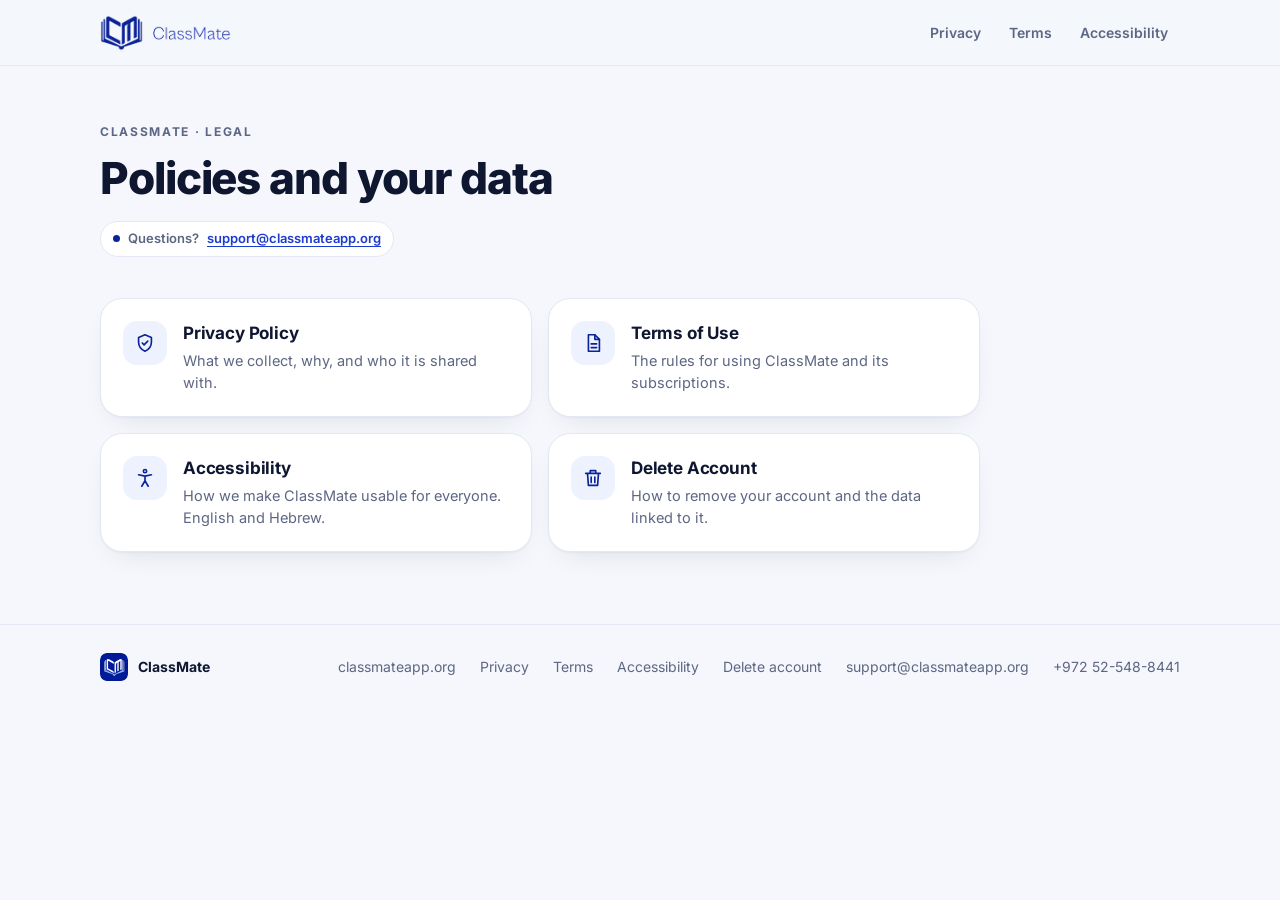
<file: index.html>
<!DOCTYPE html>
<html lang="en">
<head>
  <meta charset="utf-8">
  <meta name="viewport" content="width=device-width,initial-scale=1">
  <title>Legal · ClassMate</title>
  <meta name="description" content="Privacy policy, terms of use, accessibility statement and account deletion for ClassMate.">
  <meta name="theme-color" content="#f5f7fc" media="(prefers-color-scheme: light)">
  <meta name="theme-color" content="#080d1e" media="(prefers-color-scheme: dark)">
  <link rel="icon" href="app-icon.png">
  <link rel="apple-touch-icon" href="app-icon.png">
  <link rel="stylesheet" href="site.css">
</head>
<body>
<header class="bar">
  <div class="bar-in">
    <a class="wordmark" href="index.html" aria-label="ClassMate legal home">
      <img class="on-light" src="logo-wordmark.png" alt="ClassMate" width="131" height="36">
      <img class="on-dark" src="logo-wordmark-dark.png" alt="ClassMate" width="131" height="36">
    </a>
    <nav aria-label="Legal pages"><a href="privacy.html">Privacy</a><a href="terms.html">Terms</a><a href="accessibility.html">Accessibility</a></nav>
  </div>
</header>
<main class="wrap">
  <div class="doc-head">
    <p class="eyebrow">ClassMate · Legal</p>
    <h1>Policies and your data</h1>
    <p class="stamp">Questions? <a href="mailto:support@classmateapp.org">support@classmateapp.org</a></p>
  </div>
  <div class="cards">
    <a class="card" href="privacy.html">
      <span class="ic" aria-hidden="true"><svg viewBox="0 0 24 24" fill="none" stroke="currentColor" stroke-width="1.8" stroke-linecap="round" stroke-linejoin="round"><path d="M12 3l7 3v5c0 4.5-3 8.3-7 10-4-1.7-7-5.5-7-10V6l7-3z"/><path d="M9 12l2 2 4-4"/></svg></span>
      <span><b>Privacy Policy</b><span>What we collect, why, and who it is shared with.</span></span>
    </a>
    <a class="card" href="terms.html">
      <span class="ic" aria-hidden="true"><svg viewBox="0 0 24 24" fill="none" stroke="currentColor" stroke-width="1.8" stroke-linecap="round" stroke-linejoin="round"><path d="M7 3h7l5 5v13H7z"/><path d="M14 3v5h5M10 13h6M10 17h6"/></svg></span>
      <span><b>Terms of Use</b><span>The rules for using ClassMate and its subscriptions.</span></span>
    </a>
    <a class="card" href="accessibility.html">
      <span class="ic" aria-hidden="true"><svg viewBox="0 0 24 24" fill="none" stroke="currentColor" stroke-width="1.8" stroke-linecap="round" stroke-linejoin="round"><circle cx="12" cy="4.5" r="1.8"/><path d="M5 8.5l7 1.5 7-1.5M12 10v5m0 0l-3.5 6M12 15l3.5 6"/></svg></span>
      <span><b>Accessibility</b><span>How we make ClassMate usable for everyone. English and Hebrew.</span></span>
    </a>
    <a class="card" href="delete-account.html">
      <span class="ic" aria-hidden="true"><svg viewBox="0 0 24 24" fill="none" stroke="currentColor" stroke-width="1.8" stroke-linecap="round" stroke-linejoin="round"><path d="M4 7h16M10 11v6M14 11v6M6 7l1 13h10l1-13M9 7V4h6v3"/></svg></span>
      <span><b>Delete Account</b><span>How to remove your account and the data linked to it.</span></span>
    </a>
  </div>
</main>
<footer class="foot">
  <div class="foot-in">
    <span class="foot-brand"><img src="app-icon.png" alt="" width="28" height="28">ClassMate</span>
    <a href="https://classmateapp.org/">classmateapp.org</a>
    <a href="privacy.html">Privacy</a>
    <a href="terms.html">Terms</a>
    <a href="accessibility.html">Accessibility</a>
    <a href="delete-account.html">Delete account</a>
    <a href="mailto:support@classmateapp.org">support@classmateapp.org</a>
    <a href="tel:+972525488441" dir="ltr">+972 52-548-8441</a>
  </div>
</footer>
<script src="site.js" defer></script>
</body>
</html>
</file>
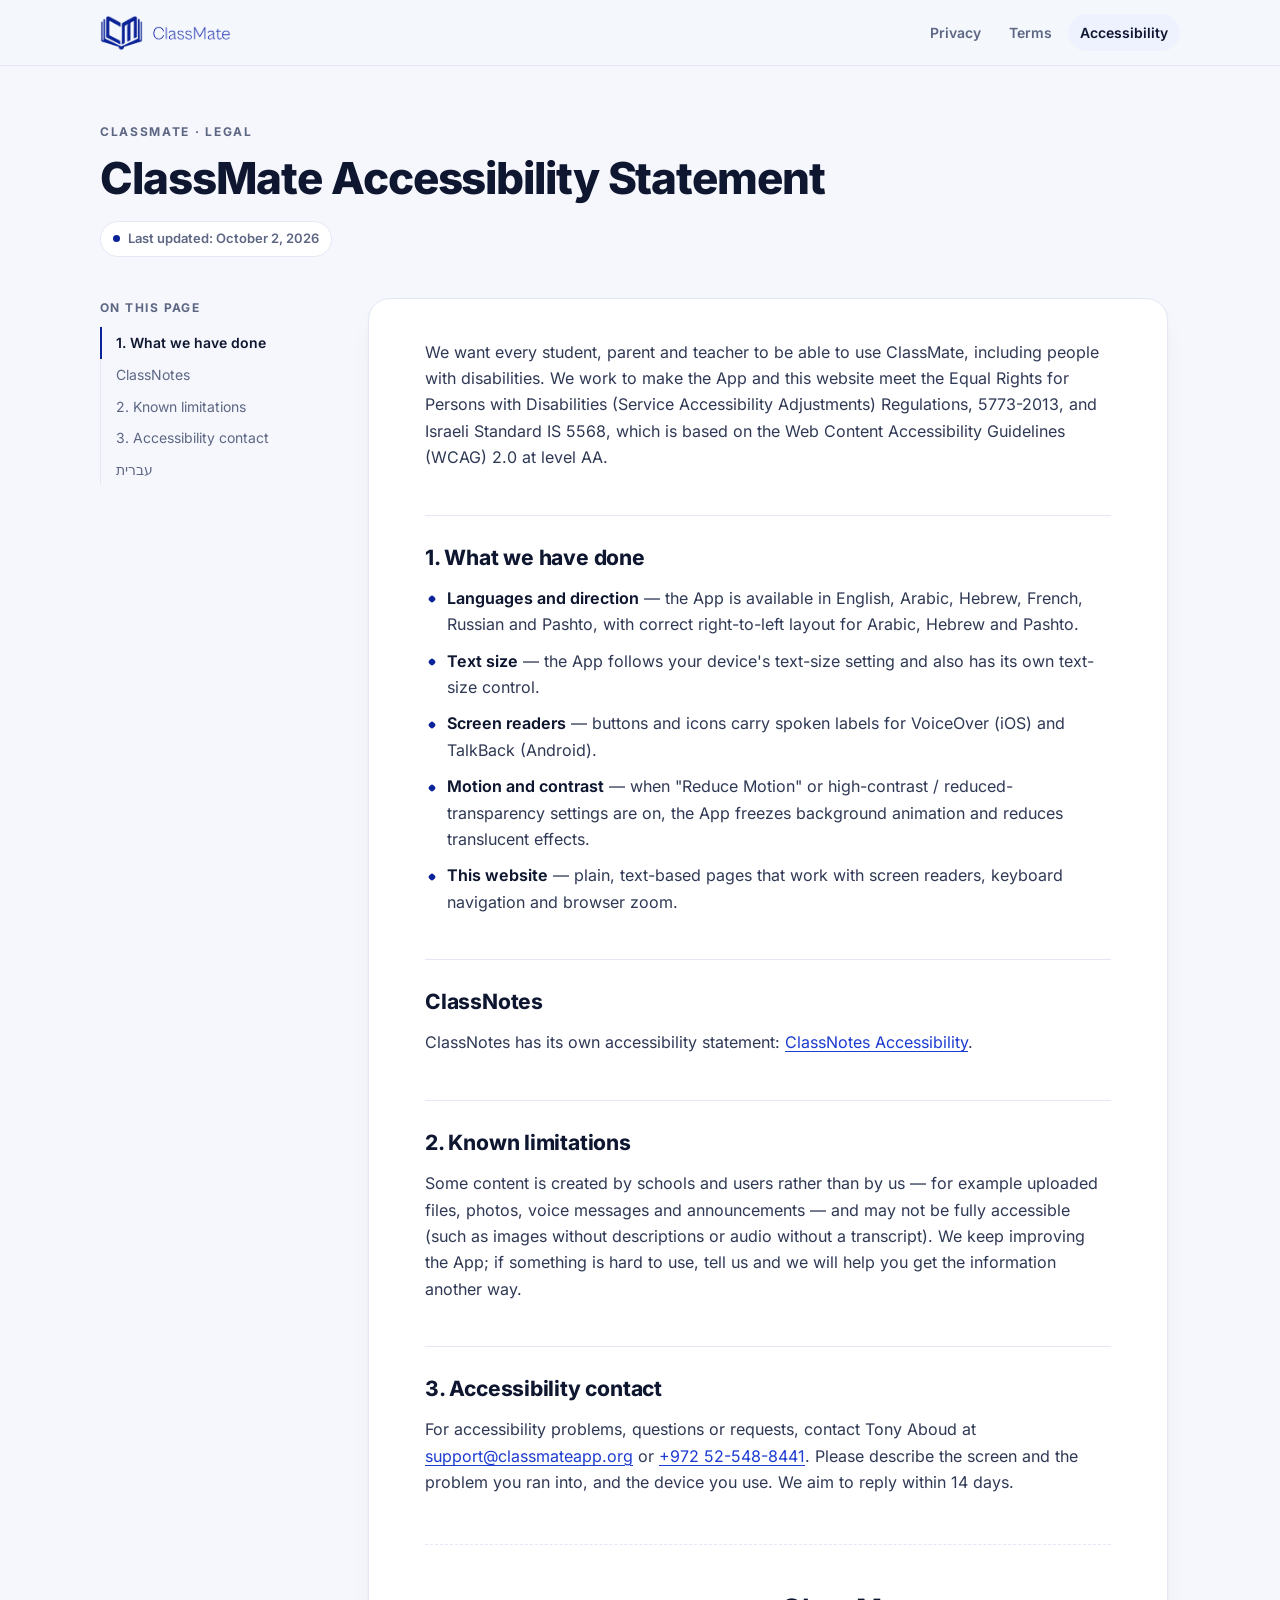
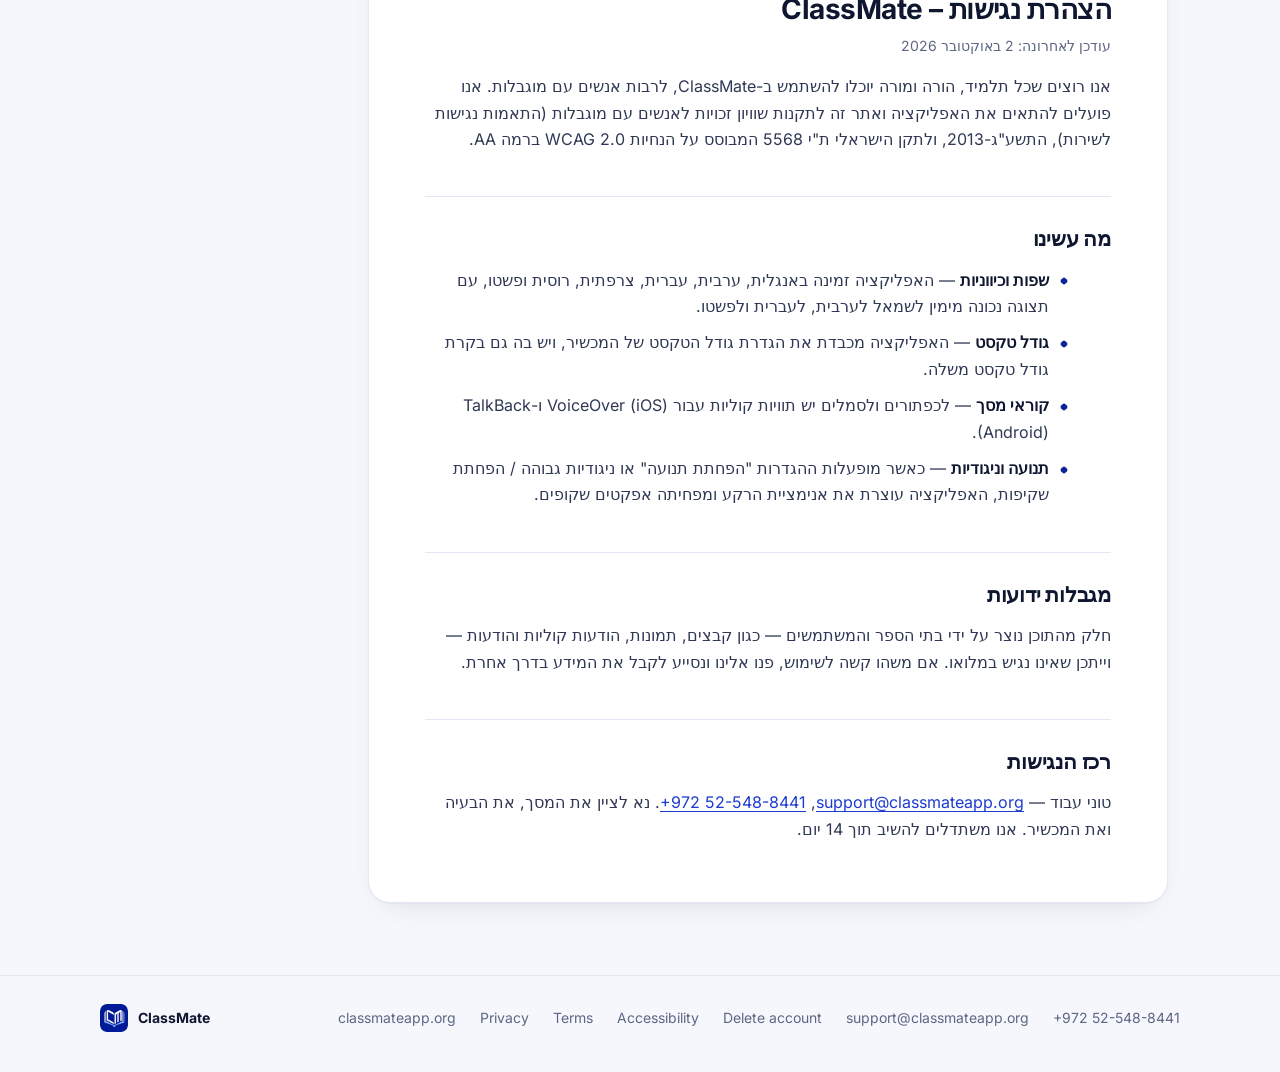
<file: accessibility.html>
<!DOCTYPE html>
<html lang="en">
<head>
  <meta charset="utf-8">
  <meta name="viewport" content="width=device-width,initial-scale=1">
  <title>ClassMate Accessibility Statement · ClassMate</title>
  <meta name="description" content="How ClassMate works to be usable by everyone, and how to reach our accessibility contact.">
  <meta name="theme-color" content="#f5f7fc" media="(prefers-color-scheme: light)">
  <meta name="theme-color" content="#080d1e" media="(prefers-color-scheme: dark)">
  <link rel="icon" href="app-icon.png">
  <link rel="apple-touch-icon" href="app-icon.png">
  <link rel="stylesheet" href="site.css">
</head>
<body>
<header class="bar">
  <div class="bar-in">
    <a class="wordmark" href="index.html" aria-label="ClassMate legal home">
      <img class="on-light" src="logo-wordmark.png" alt="ClassMate" width="131" height="36">
      <img class="on-dark" src="logo-wordmark-dark.png" alt="ClassMate" width="131" height="36">
    </a>
    <nav aria-label="Legal pages"><a href="privacy.html">Privacy</a><a href="terms.html">Terms</a><a href="accessibility.html" aria-current="page">Accessibility</a></nav>
  </div>
</header>
<main class="wrap">
  <div class="doc-head">
    <p class="eyebrow">ClassMate · Legal</p>
    <h1>ClassMate Accessibility Statement</h1>
    <p class="stamp">Last updated: October 2, 2026</p>
  </div>
  <div class="layout">
    <aside class="toc" hidden><p>On this page</p></aside>
    <div>
      <details class="toc-m" hidden><summary>On this page</summary></details>
      <article>
<p>We want every student, parent and teacher to be able to use ClassMate, including people with disabilities. We work to make the App and this website meet the Equal Rights for Persons with Disabilities (Service Accessibility Adjustments) Regulations, 5773-2013, and Israeli Standard IS 5568, which is based on the Web Content Accessibility Guidelines (WCAG) 2.0 at level AA.</p>

<h2>1. What we have done</h2>
<ul>
  <li><strong>Languages and direction</strong> — the App is available in English, Arabic, Hebrew, French, Russian and Pashto, with correct right-to-left layout for Arabic, Hebrew and Pashto.</li>
  <li><strong>Text size</strong> — the App follows your device's text-size setting and also has its own text-size control.</li>
  <li><strong>Screen readers</strong> — buttons and icons carry spoken labels for VoiceOver (iOS) and TalkBack (Android).</li>
  <li><strong>Motion and contrast</strong> — when "Reduce Motion" or high-contrast / reduced-transparency settings are on, the App freezes background animation and reduces translucent effects.</li>
  <li><strong>This website</strong> — plain, text-based pages that work with screen readers, keyboard navigation and browser zoom.</li>
</ul>

<h2 id="classnotes">ClassNotes</h2>
<p>ClassNotes has its own accessibility statement: <a href="https://tony11-dot.github.io/classnotes/accessibility.html">ClassNotes Accessibility</a>.</p>

<h2>2. Known limitations</h2>
<p>Some content is created by schools and users rather than by us — for example uploaded files, photos, voice messages and announcements — and may not be fully accessible (such as images without descriptions or audio without a transcript). We keep improving the App; if something is hard to use, tell us and we will help you get the information another way.</p>

<h2>3. Accessibility contact</h2>
<p>For accessibility problems, questions or requests, contact Tony Aboud at <a href="mailto:support@classmateapp.org">support@classmateapp.org</a> or <a href="tel:+972525488441">+972 52-548-8441</a>. Please describe the screen and the problem you ran into, and the device you use. We aim to reply within 14 days.</p>

<hr>

<div lang="he">
  <h1>הצהרת נגישות – ClassMate</h1>
  <p class="updated">עודכן לאחרונה: 2 באוקטובר 2026</p>
  <p>אנו רוצים שכל תלמיד, הורה ומורה יוכלו להשתמש ב-ClassMate, לרבות אנשים עם מוגבלות. אנו פועלים להתאים את האפליקציה ואתר זה לתקנות שוויון זכויות לאנשים עם מוגבלות (התאמות נגישות לשירות), התשע"ג-2013, ולתקן הישראלי ת"י 5568 המבוסס על הנחיות WCAG 2.0 ברמה AA.</p>
  <h2>מה עשינו</h2>
  <ul>
    <li><strong>שפות וכיווניות</strong> — האפליקציה זמינה באנגלית, ערבית, עברית, צרפתית, רוסית ופשטו, עם תצוגה נכונה מימין לשמאל לערבית, לעברית ולפשטו.</li>
    <li><strong>גודל טקסט</strong> — האפליקציה מכבדת את הגדרת גודל הטקסט של המכשיר, ויש בה גם בקרת גודל טקסט משלה.</li>
    <li><strong>קוראי מסך</strong> — לכפתורים ולסמלים יש תוויות קוליות עבור VoiceOver (iOS) ו-TalkBack (Android).</li>
    <li><strong>תנועה וניגודיות</strong> — כאשר מופעלות ההגדרות "הפחתת תנועה" או ניגודיות גבוהה / הפחתת שקיפות, האפליקציה עוצרת את אנימציית הרקע ומפחיתה אפקטים שקופים.</li>
  </ul>
  <h2>מגבלות ידועות</h2>
  <p>חלק מהתוכן נוצר על ידי בתי הספר והמשתמשים — כגון קבצים, תמונות, הודעות קוליות והודעות — וייתכן שאינו נגיש במלואו. אם משהו קשה לשימוש, פנו אלינו ונסייע לקבל את המידע בדרך אחרת.</p>
  <h2>רכז הנגישות</h2>
  <p>טוני עבוד — <a href="mailto:support@classmateapp.org">support@classmateapp.org</a>, <a href="tel:+972525488441" dir="ltr">+972 52-548-8441</a>. נא לציין את המסך, את הבעיה ואת המכשיר. אנו משתדלים להשיב תוך 14 יום.</p>
</div>
      </article>
    </div>
  </div>
</main>
<footer class="foot">
  <div class="foot-in">
    <span class="foot-brand"><img src="app-icon.png" alt="" width="28" height="28">ClassMate</span>
    <a href="https://classmateapp.org/">classmateapp.org</a>
    <a href="privacy.html">Privacy</a>
    <a href="terms.html">Terms</a>
    <a href="accessibility.html">Accessibility</a>
    <a href="delete-account.html">Delete account</a>
    <a href="mailto:support@classmateapp.org">support@classmateapp.org</a>
    <a href="tel:+972525488441" dir="ltr">+972 52-548-8441</a>
  </div>
</footer>
<script src="site.js" defer></script>
</body>
</html>
</file>
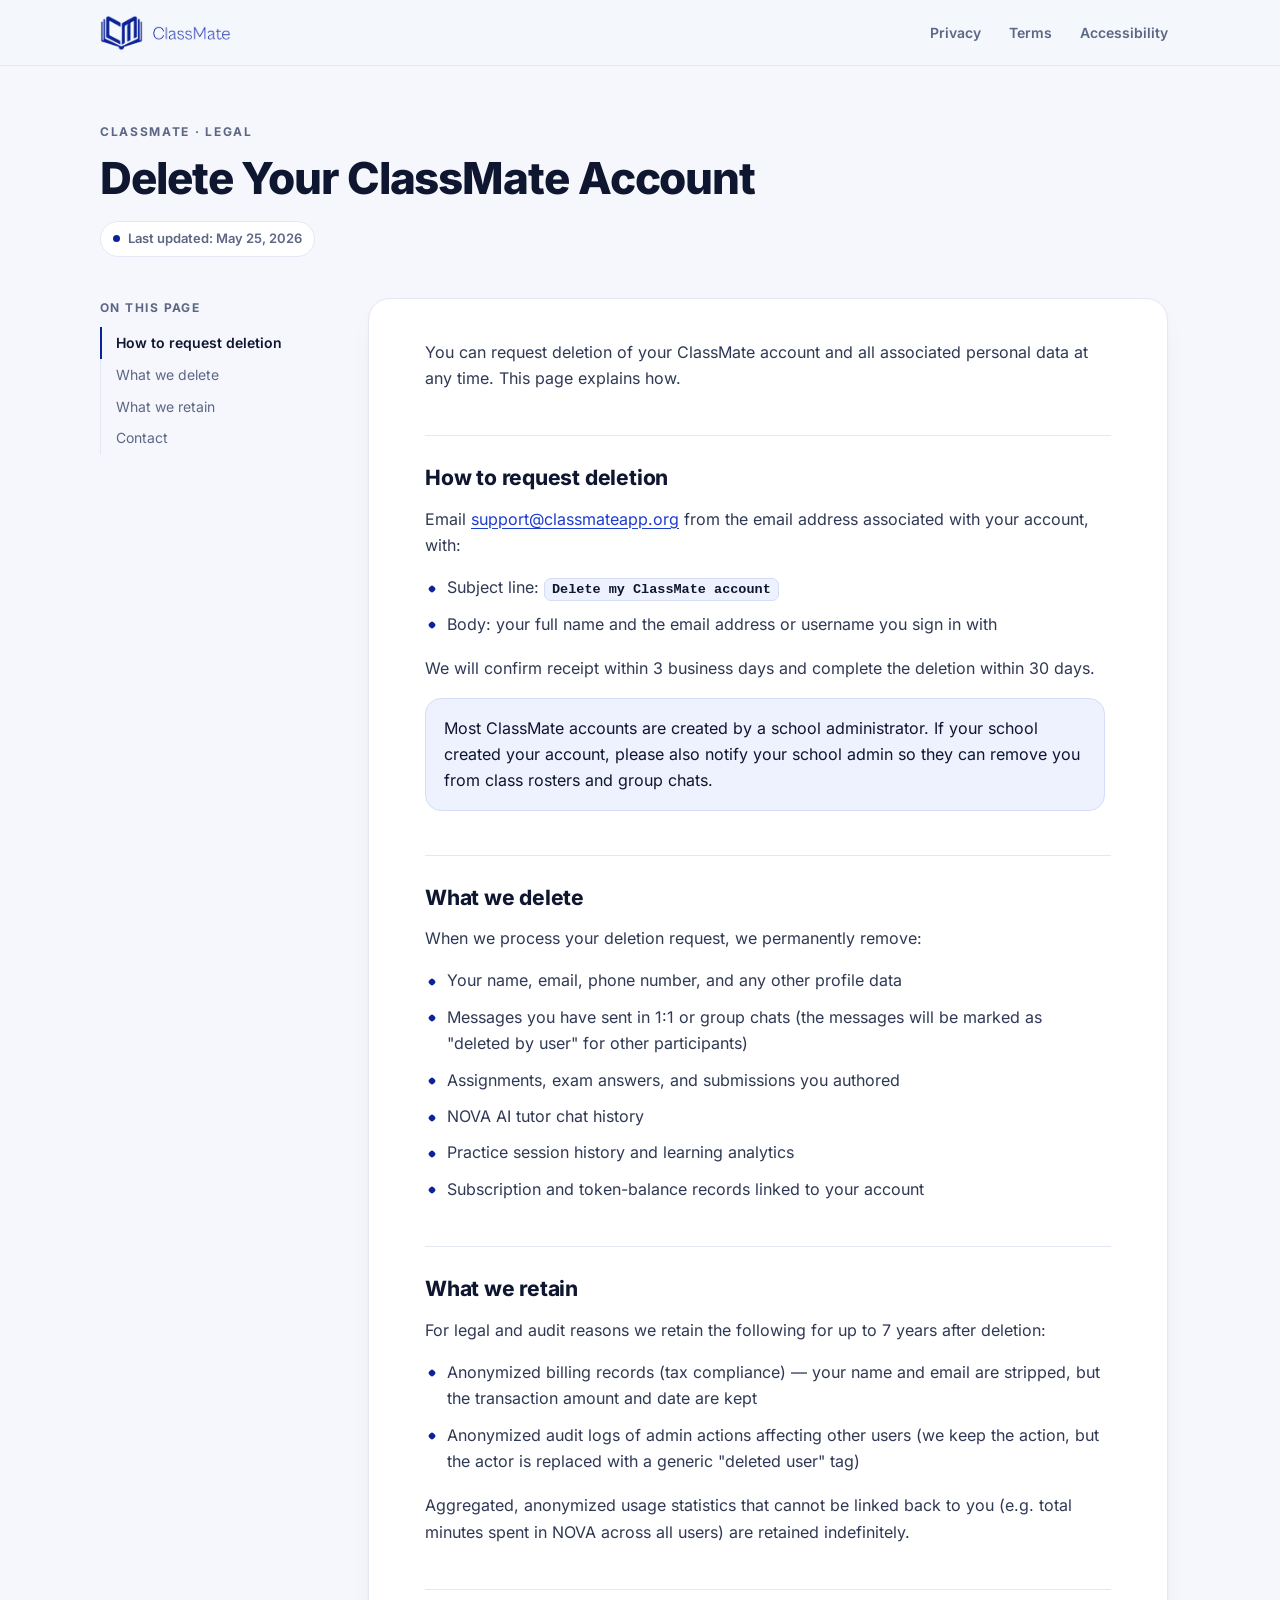
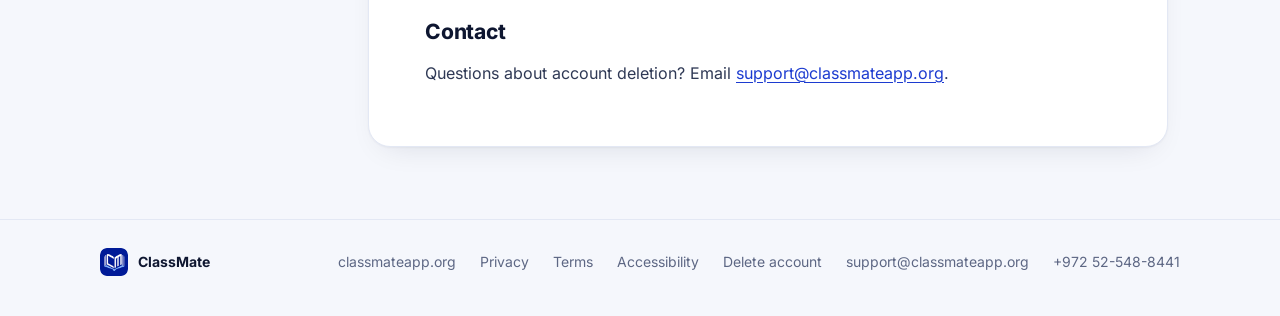
<file: delete-account.html>
<!DOCTYPE html>
<html lang="en">
<head>
  <meta charset="utf-8">
  <meta name="viewport" content="width=device-width,initial-scale=1">
  <title>Delete Your ClassMate Account · ClassMate</title>
  <meta name="description" content="How to delete your ClassMate account and what data is removed.">
  <meta name="theme-color" content="#f5f7fc" media="(prefers-color-scheme: light)">
  <meta name="theme-color" content="#080d1e" media="(prefers-color-scheme: dark)">
  <link rel="icon" href="app-icon.png">
  <link rel="apple-touch-icon" href="app-icon.png">
  <link rel="stylesheet" href="site.css">
</head>
<body>
<header class="bar">
  <div class="bar-in">
    <a class="wordmark" href="index.html" aria-label="ClassMate legal home">
      <img class="on-light" src="logo-wordmark.png" alt="ClassMate" width="131" height="36">
      <img class="on-dark" src="logo-wordmark-dark.png" alt="ClassMate" width="131" height="36">
    </a>
    <nav aria-label="Legal pages"><a href="privacy.html">Privacy</a><a href="terms.html">Terms</a><a href="accessibility.html">Accessibility</a></nav>
  </div>
</header>
<main class="wrap">
  <div class="doc-head">
    <p class="eyebrow">ClassMate · Legal</p>
    <h1>Delete Your ClassMate Account</h1>
    <p class="stamp">Last updated: May 25, 2026</p>
  </div>
  <div class="layout">
    <aside class="toc" hidden><p>On this page</p></aside>
    <div>
      <details class="toc-m" hidden><summary>On this page</summary></details>
      <article>
<p>You can request deletion of your ClassMate account and all associated personal data at any time. This page explains how.</p>

<h2>How to request deletion</h2>
<p>Email <a href="mailto:support@classmateapp.org?subject=Delete%20my%20ClassMate%20account">support@classmateapp.org</a> from the email address associated with your account, with:</p>
<ul>
  <li>Subject line: <code>Delete my ClassMate account</code></li>
  <li>Body: your full name and the email address or username you sign in with</li>
</ul>
<p>We will confirm receipt within 3 business days and complete the deletion within 30 days.</p>

<div class="note">
  Most ClassMate accounts are created by a school administrator. If your school created your account, please also notify your school admin so they can remove you from class rosters and group chats.
</div>

<h2>What we delete</h2>
<p>When we process your deletion request, we permanently remove:</p>
<ul>
  <li>Your name, email, phone number, and any other profile data</li>
  <li>Messages you have sent in 1:1 or group chats (the messages will be marked as "deleted by user" for other participants)</li>
  <li>Assignments, exam answers, and submissions you authored</li>
  <li>NOVA AI tutor chat history</li>
  <li>Practice session history and learning analytics</li>
  <li>Subscription and token-balance records linked to your account</li>
</ul>

<h2>What we retain</h2>
<p>For legal and audit reasons we retain the following for up to 7 years after deletion:</p>
<ul>
  <li>Anonymized billing records (tax compliance) — your name and email are stripped, but the transaction amount and date are kept</li>
  <li>Anonymized audit logs of admin actions affecting other users (we keep the action, but the actor is replaced with a generic "deleted user" tag)</li>
</ul>
<p>Aggregated, anonymized usage statistics that cannot be linked back to you (e.g. total minutes spent in NOVA across all users) are retained indefinitely.</p>

<h2>Contact</h2>
<p>Questions about account deletion? Email <a href="mailto:support@classmateapp.org">support@classmateapp.org</a>.</p>
      </article>
    </div>
  </div>
</main>
<footer class="foot">
  <div class="foot-in">
    <span class="foot-brand"><img src="app-icon.png" alt="" width="28" height="28">ClassMate</span>
    <a href="https://classmateapp.org/">classmateapp.org</a>
    <a href="privacy.html">Privacy</a>
    <a href="terms.html">Terms</a>
    <a href="accessibility.html">Accessibility</a>
    <a href="delete-account.html">Delete account</a>
    <a href="mailto:support@classmateapp.org">support@classmateapp.org</a>
    <a href="tel:+972525488441" dir="ltr">+972 52-548-8441</a>
  </div>
</footer>
<script src="site.js" defer></script>
</body>
</html>
</file>
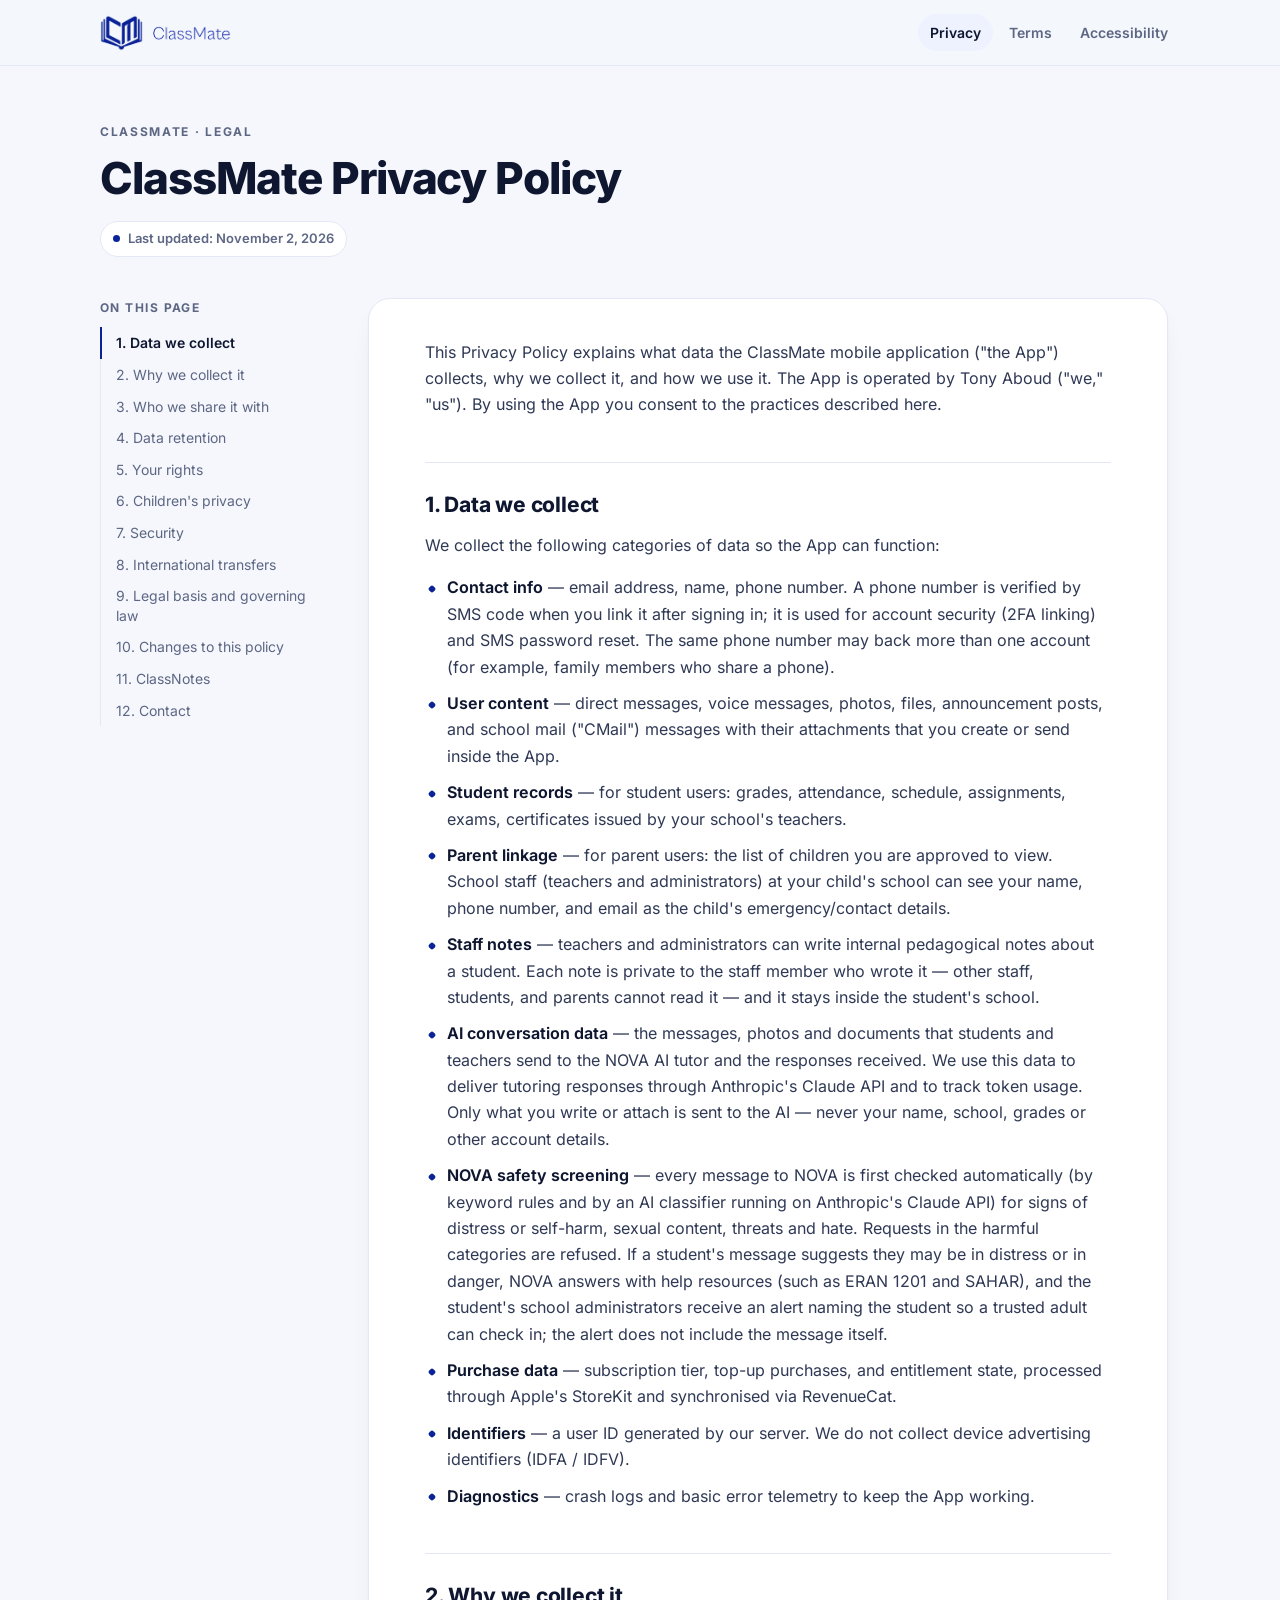
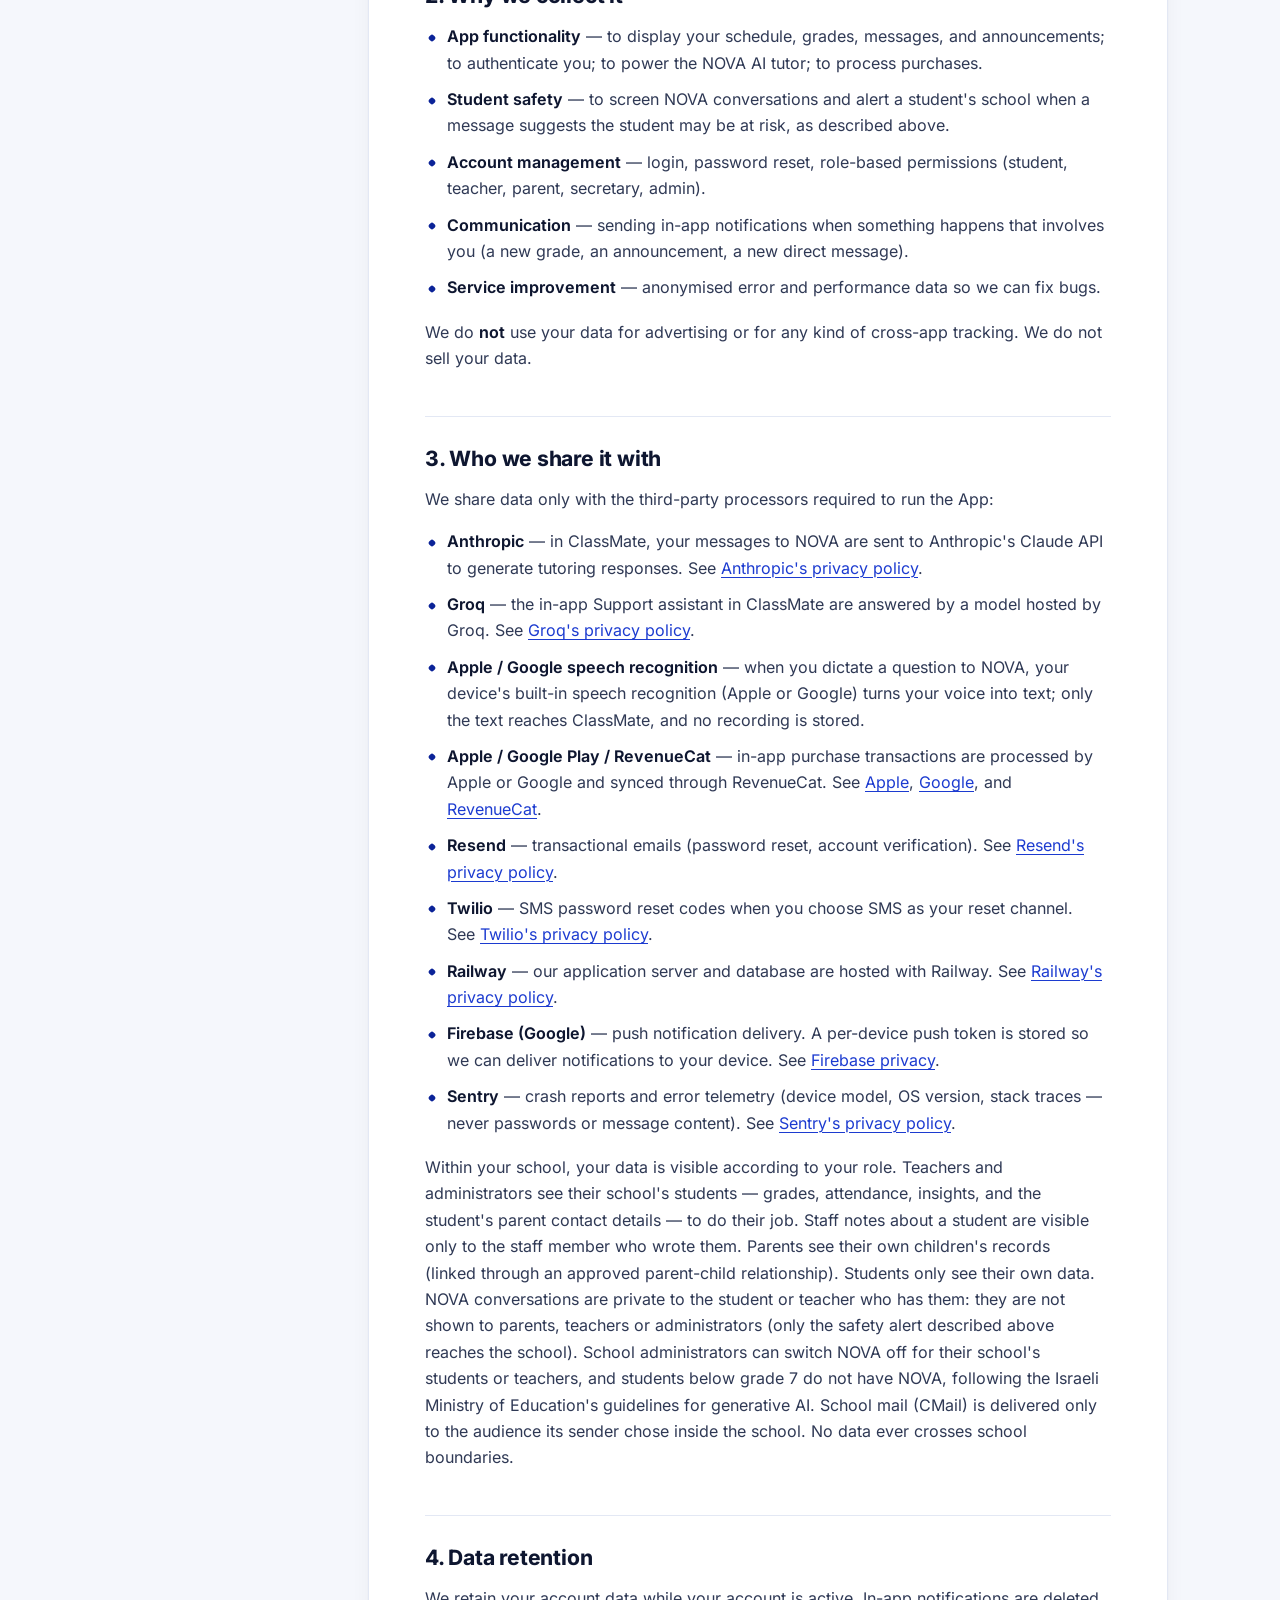
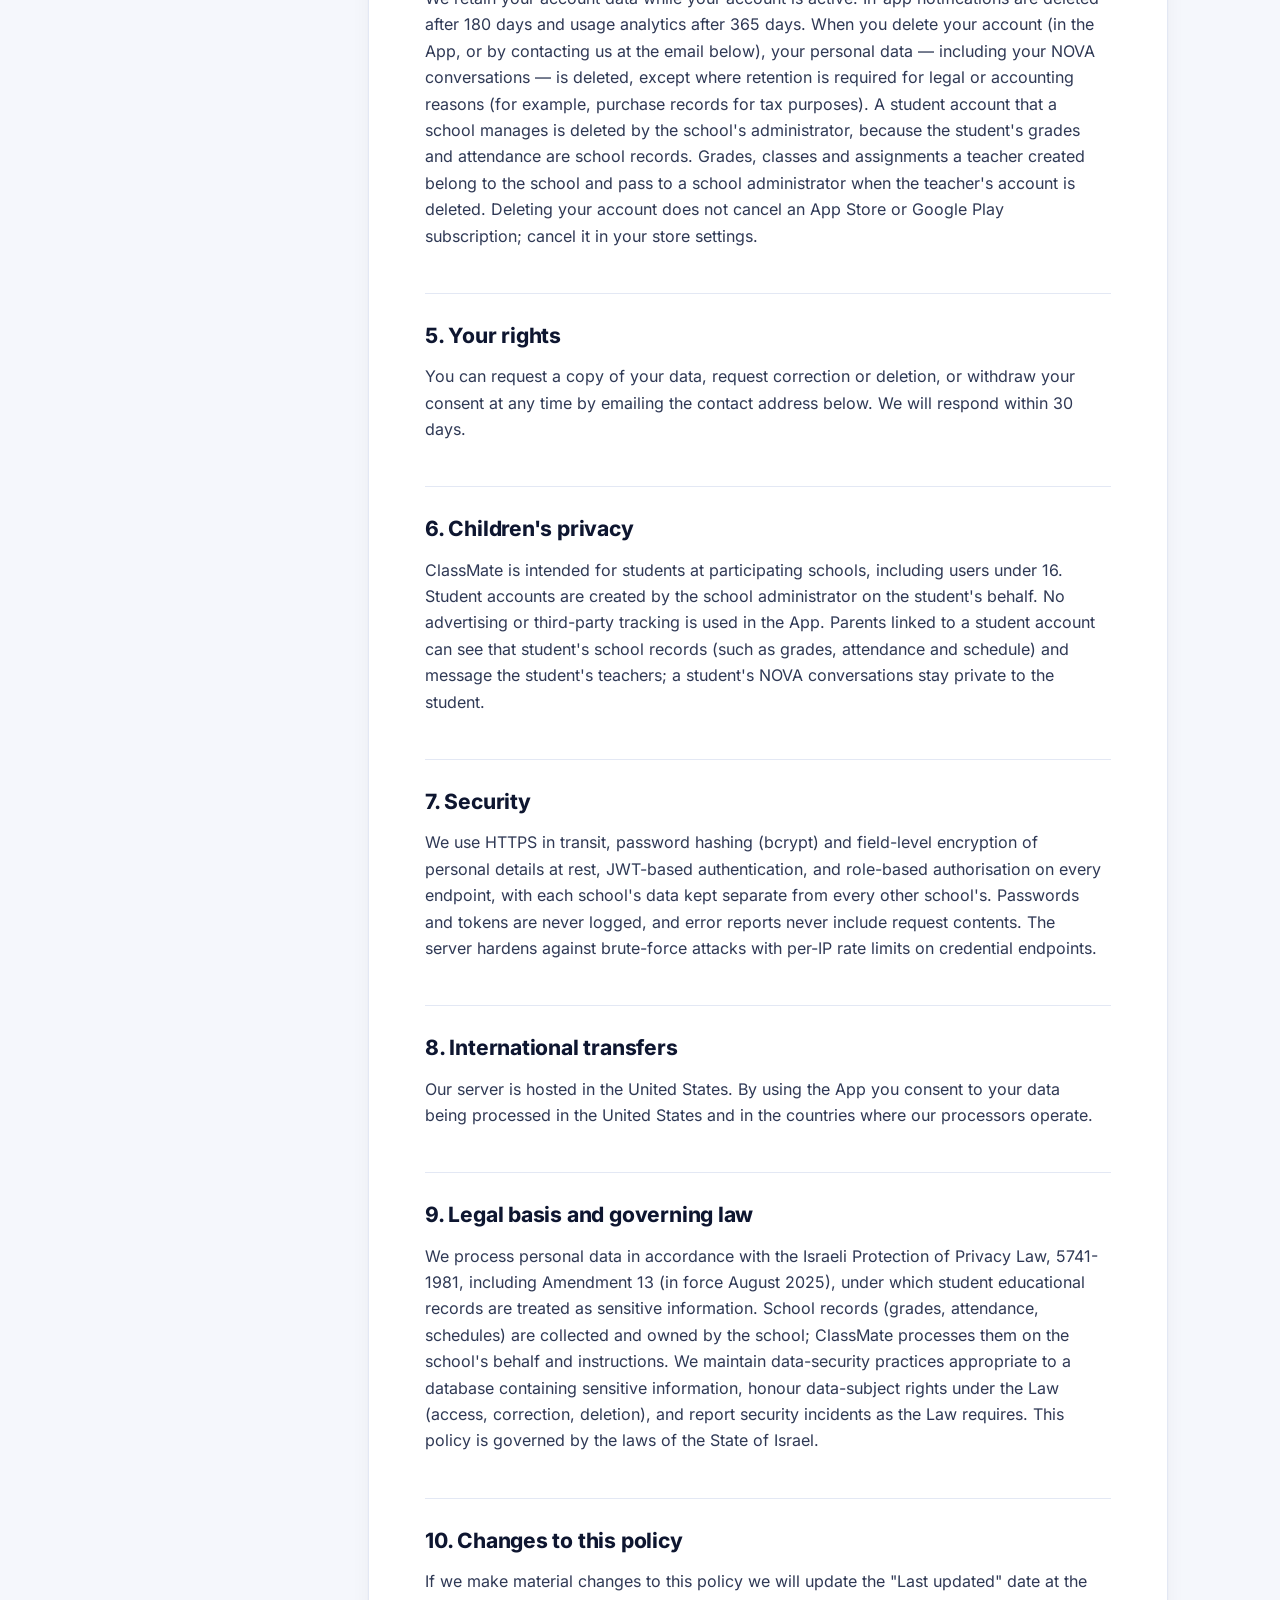
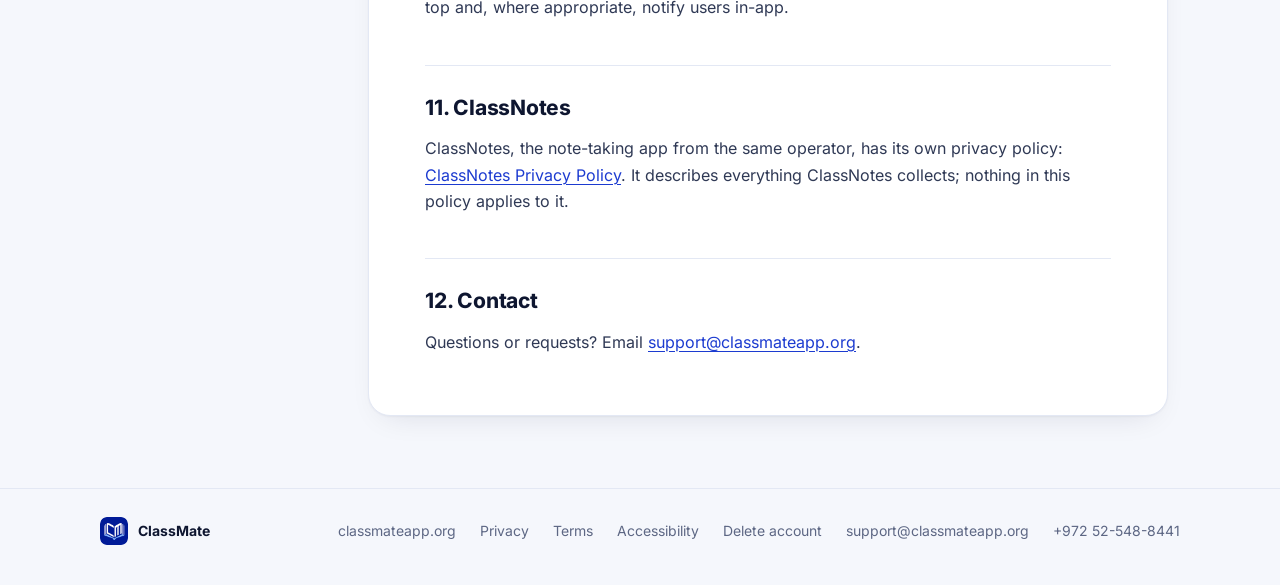
<file: privacy.html>
<!DOCTYPE html>
<html lang="en">
<head>
  <meta charset="utf-8">
  <meta name="viewport" content="width=device-width,initial-scale=1">
  <title>ClassMate Privacy Policy · ClassMate</title>
  <meta name="description" content="What data ClassMate collects, why, and how it is used and protected.">
  <meta name="theme-color" content="#f5f7fc" media="(prefers-color-scheme: light)">
  <meta name="theme-color" content="#080d1e" media="(prefers-color-scheme: dark)">
  <link rel="icon" href="app-icon.png">
  <link rel="apple-touch-icon" href="app-icon.png">
  <link rel="stylesheet" href="site.css">
</head>
<body>
<header class="bar">
  <div class="bar-in">
    <a class="wordmark" href="index.html" aria-label="ClassMate legal home">
      <img class="on-light" src="logo-wordmark.png" alt="ClassMate" width="131" height="36">
      <img class="on-dark" src="logo-wordmark-dark.png" alt="ClassMate" width="131" height="36">
    </a>
    <nav aria-label="Legal pages"><a href="privacy.html" aria-current="page">Privacy</a><a href="terms.html">Terms</a><a href="accessibility.html">Accessibility</a></nav>
  </div>
</header>
<main class="wrap">
  <div class="doc-head">
    <p class="eyebrow">ClassMate · Legal</p>
    <h1>ClassMate Privacy Policy</h1>
    <p class="stamp">Last updated: November 2, 2026</p>
  </div>
  <div class="layout">
    <aside class="toc" hidden><p>On this page</p></aside>
    <div>
      <details class="toc-m" hidden><summary>On this page</summary></details>
      <article>
<p>This Privacy Policy explains what data the ClassMate mobile application ("the App") collects, why we collect it, and how we use it. The App is operated by Tony Aboud ("we," "us"). By using the App you consent to the practices described here.</p>

<h2>1. Data we collect</h2>
<p>We collect the following categories of data so the App can function:</p>
<ul>
  <li><strong>Contact info</strong> — email address, name, phone number. A phone number is verified by SMS code when you link it after signing in; it is used for account security (2FA linking) and SMS password reset. The same phone number may back more than one account (for example, family members who share a phone).</li>
  <li><strong>User content</strong> — direct messages, voice messages, photos, files, announcement posts, and school mail ("CMail") messages with their attachments that you create or send inside the App.</li>
  <li><strong>Student records</strong> — for student users: grades, attendance, schedule, assignments, exams, certificates issued by your school's teachers.</li>
  <li><strong>Parent linkage</strong> — for parent users: the list of children you are approved to view. School staff (teachers and administrators) at your child's school can see your name, phone number, and email as the child's emergency/contact details.</li>
  <li><strong>Staff notes</strong> — teachers and administrators can write internal pedagogical notes about a student. Each note is private to the staff member who wrote it — other staff, students, and parents cannot read it — and it stays inside the student's school.</li>
  <li><strong>AI conversation data</strong> — the messages, photos and documents that students and teachers send to the NOVA AI tutor and the responses received. We use this data to deliver tutoring responses through Anthropic's Claude API and to track token usage. Only what you write or attach is sent to the AI — never your name, school, grades or other account details.</li>
  <li><strong>NOVA safety screening</strong> — every message to NOVA is first checked automatically (by keyword rules and by an AI classifier running on Anthropic's Claude API) for signs of distress or self-harm, sexual content, threats and hate. Requests in the harmful categories are refused. If a student's message suggests they may be in distress or in danger, NOVA answers with help resources (such as ERAN 1201 and SAHAR), and the student's school administrators receive an alert naming the student so a trusted adult can check in; the alert does not include the message itself.</li>
  <li><strong>Purchase data</strong> — subscription tier, top-up purchases, and entitlement state, processed through Apple's StoreKit and synchronised via RevenueCat.</li>
  <li><strong>Identifiers</strong> — a user ID generated by our server. We do not collect device advertising identifiers (IDFA / IDFV).</li>
  <li><strong>Diagnostics</strong> — crash logs and basic error telemetry to keep the App working.</li>
</ul>

<h2>2. Why we collect it</h2>
<ul>
  <li><strong>App functionality</strong> — to display your schedule, grades, messages, and announcements; to authenticate you; to power the NOVA AI tutor; to process purchases.</li>
  <li><strong>Student safety</strong> — to screen NOVA conversations and alert a student's school when a message suggests the student may be at risk, as described above.</li>
  <li><strong>Account management</strong> — login, password reset, role-based permissions (student, teacher, parent, secretary, admin).</li>
  <li><strong>Communication</strong> — sending in-app notifications when something happens that involves you (a new grade, an announcement, a new direct message).</li>
  <li><strong>Service improvement</strong> — anonymised error and performance data so we can fix bugs.</li>
</ul>
<p>We do <strong>not</strong> use your data for advertising or for any kind of cross-app tracking. We do not sell your data.</p>

<h2>3. Who we share it with</h2>
<p>We share data only with the third-party processors required to run the App:</p>
<ul>
  <li><strong>Anthropic</strong> — in ClassMate, your messages to NOVA are sent to Anthropic's Claude API to generate tutoring responses. See <a href="https://www.anthropic.com/legal/privacy" target="_blank" rel="noopener">Anthropic's privacy policy</a>.</li>
  <li><strong>Groq</strong> — the in-app Support assistant in ClassMate are answered by a model hosted by Groq. See <a href="https://groq.com/privacy-policy/" target="_blank" rel="noopener">Groq's privacy policy</a>.</li>
  <li><strong>Apple / Google speech recognition</strong> — when you dictate a question to NOVA, your device's built-in speech recognition (Apple or Google) turns your voice into text; only the text reaches ClassMate, and no recording is stored.</li>
  <li><strong>Apple / Google Play / RevenueCat</strong> — in-app purchase transactions are processed by Apple or Google and synced through RevenueCat. See <a href="https://www.apple.com/legal/privacy/" target="_blank" rel="noopener">Apple</a>, <a href="https://policies.google.com/privacy" target="_blank" rel="noopener">Google</a>, and <a href="https://www.revenuecat.com/privacy" target="_blank" rel="noopener">RevenueCat</a>.</li>
  <li><strong>Resend</strong> — transactional emails (password reset, account verification). See <a href="https://resend.com/legal/privacy-policy" target="_blank" rel="noopener">Resend's privacy policy</a>.</li>
  <li><strong>Twilio</strong> — SMS password reset codes when you choose SMS as your reset channel. See <a href="https://www.twilio.com/legal/privacy" target="_blank" rel="noopener">Twilio's privacy policy</a>.</li>
  <li><strong>Railway</strong> — our application server and database are hosted with Railway. See <a href="https://railway.com/legal/privacy" target="_blank" rel="noopener">Railway's privacy policy</a>.</li>
  <li><strong>Firebase (Google)</strong> — push notification delivery. A per-device push token is stored so we can deliver notifications to your device. See <a href="https://firebase.google.com/support/privacy" target="_blank" rel="noopener">Firebase privacy</a>.</li>
  <li><strong>Sentry</strong> — crash reports and error telemetry (device model, OS version, stack traces — never passwords or message content). See <a href="https://sentry.io/privacy/" target="_blank" rel="noopener">Sentry's privacy policy</a>.</li>
</ul>
<p>Within your school, your data is visible according to your role. Teachers and administrators see their school's students — grades, attendance, insights, and the student's parent contact details — to do their job. Staff notes about a student are visible only to the staff member who wrote them. Parents see their own children's records (linked through an approved parent-child relationship). Students only see their own data. NOVA conversations are private to the student or teacher who has them: they are not shown to parents, teachers or administrators (only the safety alert described above reaches the school). School administrators can switch NOVA off for their school's students or teachers, and students below grade 7 do not have NOVA, following the Israeli Ministry of Education's guidelines for generative AI. School mail (CMail) is delivered only to the audience its sender chose inside the school. No data ever crosses school boundaries.</p>

<h2>4. Data retention</h2>
<p>We retain your account data while your account is active. In-app notifications are deleted after 180 days and usage analytics after 365 days. When you delete your account (in the App, or by contacting us at the email below), your personal data — including your NOVA conversations — is deleted, except where retention is required for legal or accounting reasons (for example, purchase records for tax purposes). A student account that a school manages is deleted by the school's administrator, because the student's grades and attendance are school records. Grades, classes and assignments a teacher created belong to the school and pass to a school administrator when the teacher's account is deleted. Deleting your account does not cancel an App Store or Google Play subscription; cancel it in your store settings.</p>

<h2>5. Your rights</h2>
<p>You can request a copy of your data, request correction or deletion, or withdraw your consent at any time by emailing the contact address below. We will respond within 30 days.</p>

<h2>6. Children's privacy</h2>
<p>ClassMate is intended for students at participating schools, including users under 16. Student accounts are created by the school administrator on the student's behalf. No advertising or third-party tracking is used in the App. Parents linked to a student account can see that student's school records (such as grades, attendance and schedule) and message the student's teachers; a student's NOVA conversations stay private to the student.</p>

<h2>7. Security</h2>
<p>We use HTTPS in transit, password hashing (bcrypt) and field-level encryption of personal details at rest, JWT-based authentication, and role-based authorisation on every endpoint, with each school's data kept separate from every other school's. Passwords and tokens are never logged, and error reports never include request contents. The server hardens against brute-force attacks with per-IP rate limits on credential endpoints.</p>

<h2>8. International transfers</h2>
<p>Our server is hosted in the United States. By using the App you consent to your data being processed in the United States and in the countries where our processors operate.</p>

<h2>9. Legal basis and governing law</h2>
<p>We process personal data in accordance with the Israeli Protection of Privacy Law, 5741-1981, including Amendment 13 (in force August 2025), under which student educational records are treated as sensitive information. School records (grades, attendance, schedules) are collected and owned by the school; ClassMate processes them on the school's behalf and instructions. We maintain data-security practices appropriate to a database containing sensitive information, honour data-subject rights under the Law (access, correction, deletion), and report security incidents as the Law requires. This policy is governed by the laws of the State of Israel.</p>

<h2>10. Changes to this policy</h2>
<p>If we make material changes to this policy we will update the "Last updated" date at the top and, where appropriate, notify users in-app.</p>

<h2>11. ClassNotes</h2>
<p>ClassNotes, the note-taking app from the same operator, has its own privacy policy: <a href="https://tony11-dot.github.io/classnotes/privacy.html">ClassNotes Privacy Policy</a>. It describes everything ClassNotes collects; nothing in this policy applies to it.</p>

<h2>12. Contact</h2>
<p>Questions or requests? Email <a href="mailto:support@classmateapp.org">support@classmateapp.org</a>.</p>
      </article>
    </div>
  </div>
</main>
<footer class="foot">
  <div class="foot-in">
    <span class="foot-brand"><img src="app-icon.png" alt="" width="28" height="28">ClassMate</span>
    <a href="https://classmateapp.org/">classmateapp.org</a>
    <a href="privacy.html">Privacy</a>
    <a href="terms.html">Terms</a>
    <a href="accessibility.html">Accessibility</a>
    <a href="delete-account.html">Delete account</a>
    <a href="mailto:support@classmateapp.org">support@classmateapp.org</a>
    <a href="tel:+972525488441" dir="ltr">+972 52-548-8441</a>
  </div>
</footer>
<script src="site.js" defer></script>
</body>
</html>
</file>
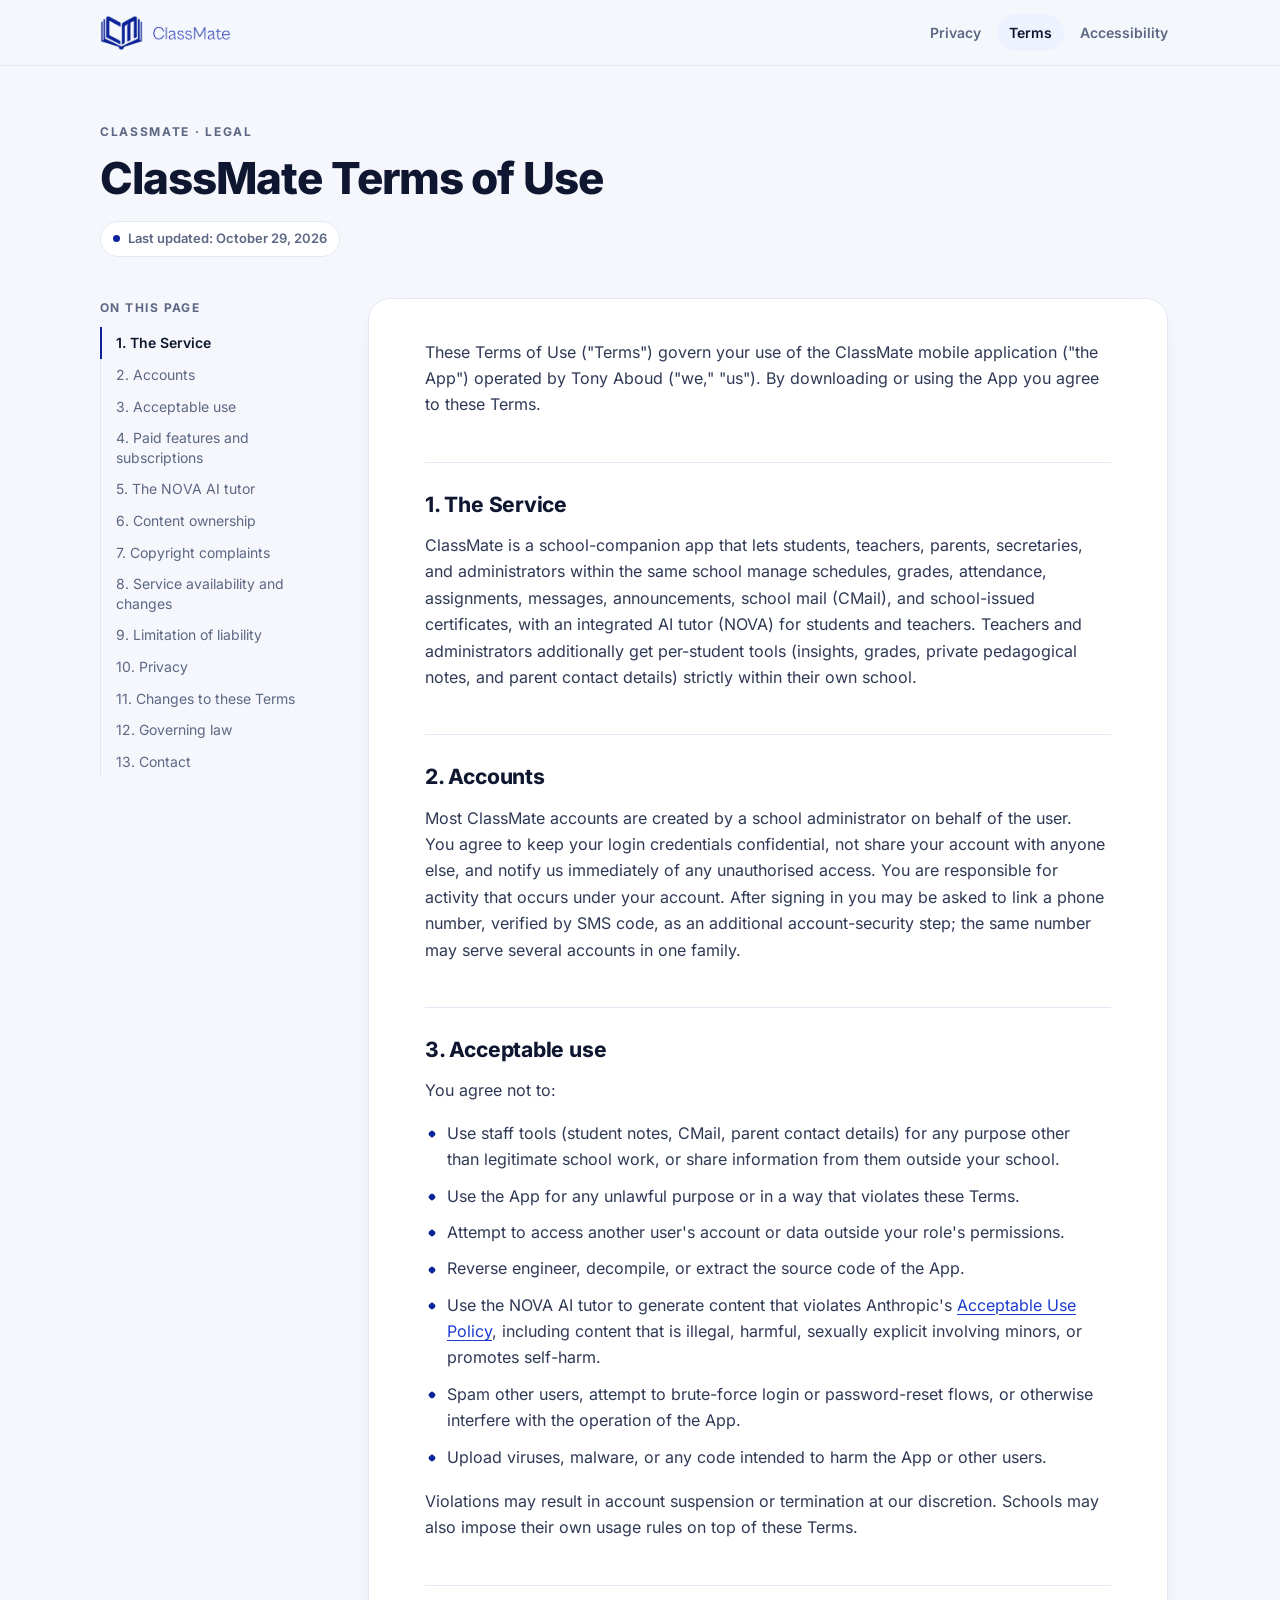
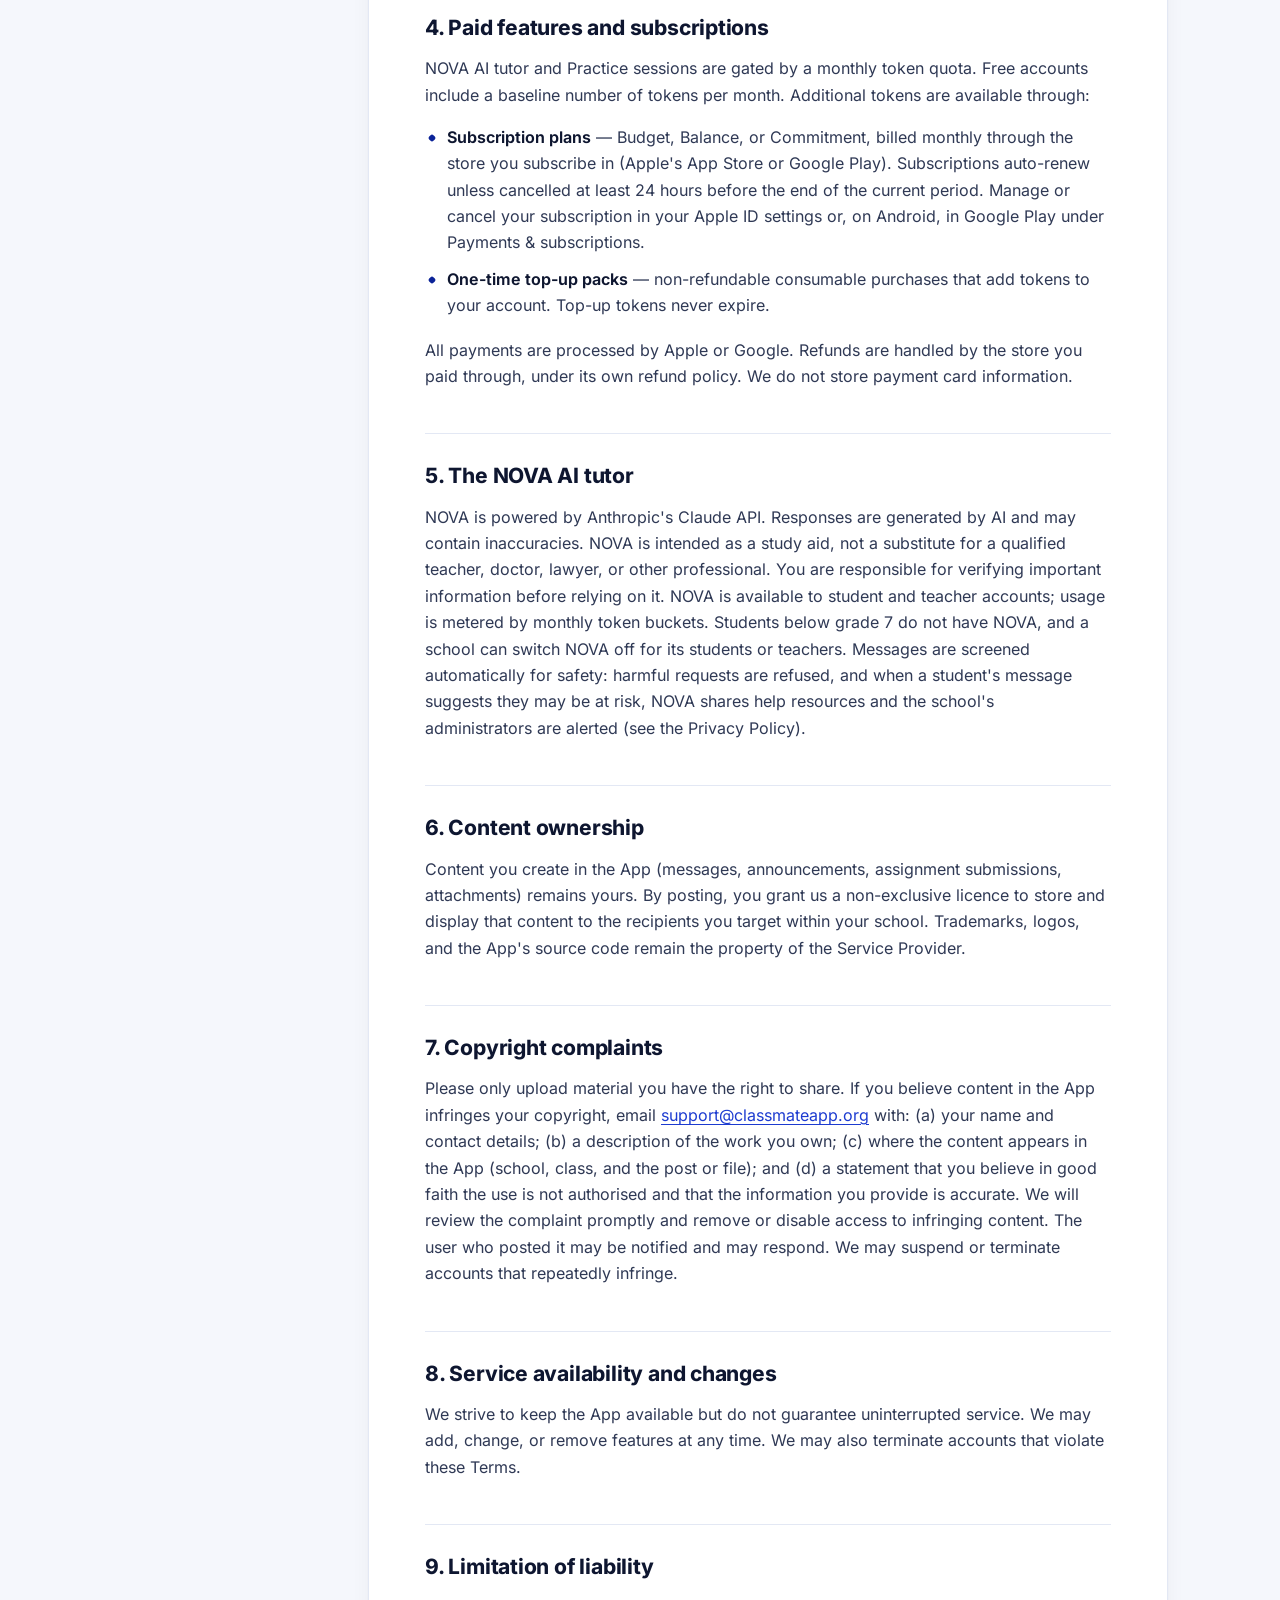
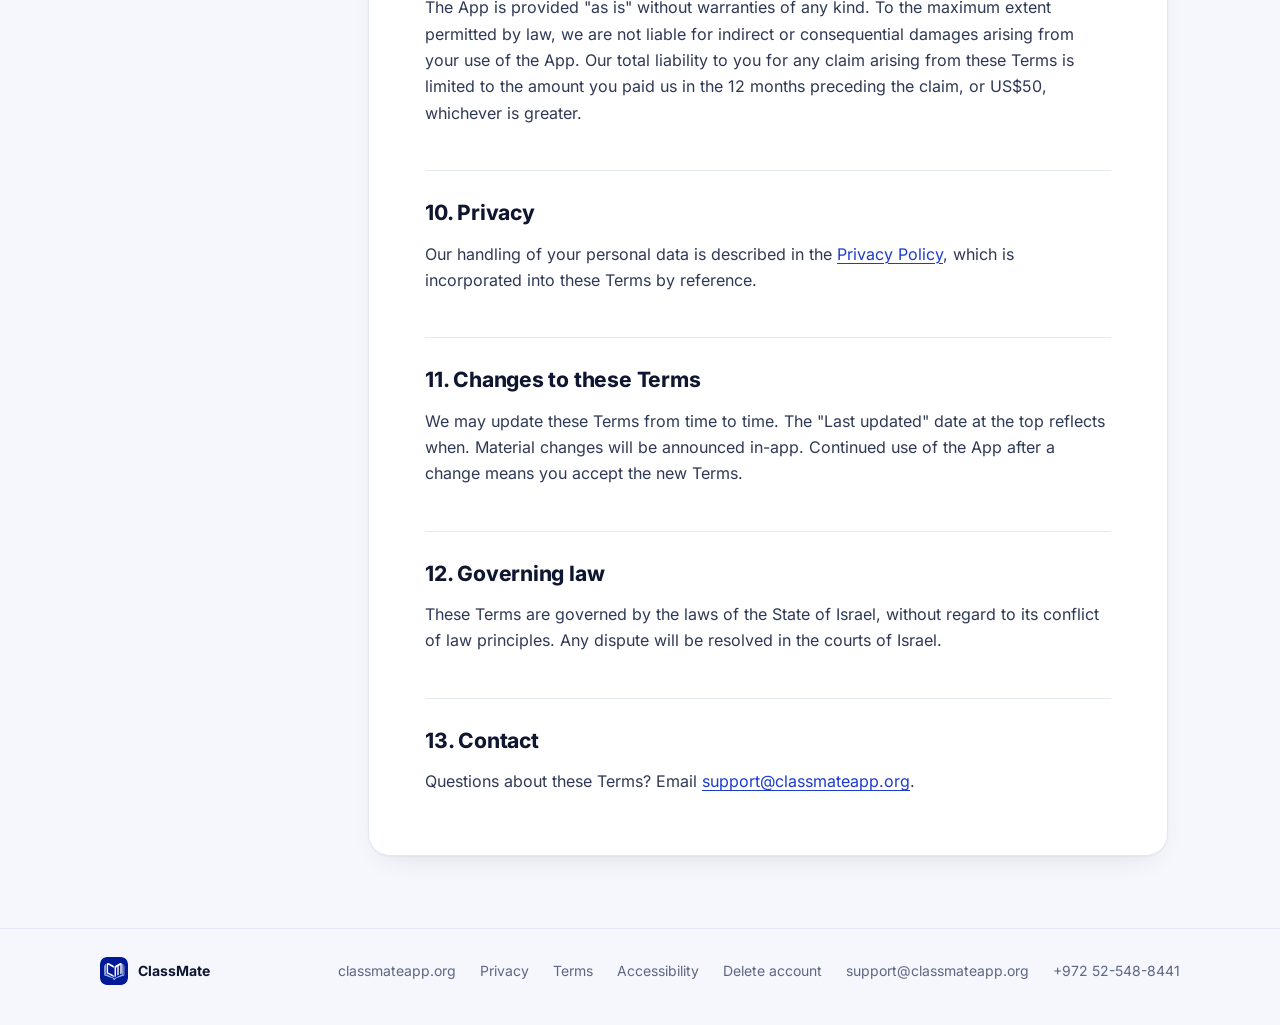
<file: terms.html>
<!DOCTYPE html>
<html lang="en">
<head>
  <meta charset="utf-8">
  <meta name="viewport" content="width=device-width,initial-scale=1">
  <title>ClassMate Terms of Use · ClassMate</title>
  <meta name="description" content="The terms for using the ClassMate app.">
  <meta name="theme-color" content="#f5f7fc" media="(prefers-color-scheme: light)">
  <meta name="theme-color" content="#080d1e" media="(prefers-color-scheme: dark)">
  <link rel="icon" href="app-icon.png">
  <link rel="apple-touch-icon" href="app-icon.png">
  <link rel="stylesheet" href="site.css">
</head>
<body>
<header class="bar">
  <div class="bar-in">
    <a class="wordmark" href="index.html" aria-label="ClassMate legal home">
      <img class="on-light" src="logo-wordmark.png" alt="ClassMate" width="131" height="36">
      <img class="on-dark" src="logo-wordmark-dark.png" alt="ClassMate" width="131" height="36">
    </a>
    <nav aria-label="Legal pages"><a href="privacy.html">Privacy</a><a href="terms.html" aria-current="page">Terms</a><a href="accessibility.html">Accessibility</a></nav>
  </div>
</header>
<main class="wrap">
  <div class="doc-head">
    <p class="eyebrow">ClassMate · Legal</p>
    <h1>ClassMate Terms of Use</h1>
    <p class="stamp">Last updated: October 29, 2026</p>
  </div>
  <div class="layout">
    <aside class="toc" hidden><p>On this page</p></aside>
    <div>
      <details class="toc-m" hidden><summary>On this page</summary></details>
      <article>
<p>These Terms of Use ("Terms") govern your use of the ClassMate mobile application ("the App") operated by Tony Aboud ("we," "us"). By downloading or using the App you agree to these Terms.</p>

<h2>1. The Service</h2>
<p>ClassMate is a school-companion app that lets students, teachers, parents, secretaries, and administrators within the same school manage schedules, grades, attendance, assignments, messages, announcements, school mail (CMail), and school-issued certificates, with an integrated AI tutor (NOVA) for students and teachers. Teachers and administrators additionally get per-student tools (insights, grades, private pedagogical notes, and parent contact details) strictly within their own school.</p>

<h2>2. Accounts</h2>
<p>Most ClassMate accounts are created by a school administrator on behalf of the user. You agree to keep your login credentials confidential, not share your account with anyone else, and notify us immediately of any unauthorised access. You are responsible for activity that occurs under your account. After signing in you may be asked to link a phone number, verified by SMS code, as an additional account-security step; the same number may serve several accounts in one family.</p>

<h2>3. Acceptable use</h2>
<p>You agree not to:</p>
<ul>
  <li>Use staff tools (student notes, CMail, parent contact details) for any purpose other than legitimate school work, or share information from them outside your school.</li>
  <li>Use the App for any unlawful purpose or in a way that violates these Terms.</li>
  <li>Attempt to access another user's account or data outside your role's permissions.</li>
  <li>Reverse engineer, decompile, or extract the source code of the App.</li>
  <li>Use the NOVA AI tutor to generate content that violates Anthropic's <a href="https://www.anthropic.com/legal/aup" target="_blank" rel="noopener">Acceptable Use Policy</a>, including content that is illegal, harmful, sexually explicit involving minors, or promotes self-harm.</li>
  <li>Spam other users, attempt to brute-force login or password-reset flows, or otherwise interfere with the operation of the App.</li>
  <li>Upload viruses, malware, or any code intended to harm the App or other users.</li>
</ul>
<p>Violations may result in account suspension or termination at our discretion. Schools may also impose their own usage rules on top of these Terms.</p>

<h2>4. Paid features and subscriptions</h2>
<p>NOVA AI tutor and Practice sessions are gated by a monthly token quota. Free accounts include a baseline number of tokens per month. Additional tokens are available through:</p>
<ul>
  <li><strong>Subscription plans</strong> — Budget, Balance, or Commitment, billed monthly through the store you subscribe in (Apple's App Store or Google Play). Subscriptions auto-renew unless cancelled at least 24 hours before the end of the current period. Manage or cancel your subscription in your Apple ID settings or, on Android, in Google Play under Payments &amp; subscriptions.</li>
  <li><strong>One-time top-up packs</strong> — non-refundable consumable purchases that add tokens to your account. Top-up tokens never expire.</li>
</ul>
<p>All payments are processed by Apple or Google. Refunds are handled by the store you paid through, under its own refund policy. We do not store payment card information.</p>

<h2>5. The NOVA AI tutor</h2>
<p>NOVA is powered by Anthropic's Claude API. Responses are generated by AI and may contain inaccuracies. NOVA is intended as a study aid, not a substitute for a qualified teacher, doctor, lawyer, or other professional. You are responsible for verifying important information before relying on it. NOVA is available to student and teacher accounts; usage is metered by monthly token buckets. Students below grade 7 do not have NOVA, and a school can switch NOVA off for its students or teachers. Messages are screened automatically for safety: harmful requests are refused, and when a student's message suggests they may be at risk, NOVA shares help resources and the school's administrators are alerted (see the Privacy Policy).</p>

<h2>6. Content ownership</h2>
<p>Content you create in the App (messages, announcements, assignment submissions, attachments) remains yours. By posting, you grant us a non-exclusive licence to store and display that content to the recipients you target within your school. Trademarks, logos, and the App's source code remain the property of the Service Provider.</p>

<h2>7. Copyright complaints</h2>
<p>Please only upload material you have the right to share. If you believe content in the App infringes your copyright, email <a href="mailto:support@classmateapp.org?subject=Copyright%20complaint">support@classmateapp.org</a> with: (a) your name and contact details; (b) a description of the work you own; (c) where the content appears in the App (school, class, and the post or file); and (d) a statement that you believe in good faith the use is not authorised and that the information you provide is accurate. We will review the complaint promptly and remove or disable access to infringing content. The user who posted it may be notified and may respond. We may suspend or terminate accounts that repeatedly infringe.</p>

<h2>8. Service availability and changes</h2>
<p>We strive to keep the App available but do not guarantee uninterrupted service. We may add, change, or remove features at any time. We may also terminate accounts that violate these Terms.</p>

<h2>9. Limitation of liability</h2>
<p>The App is provided "as is" without warranties of any kind. To the maximum extent permitted by law, we are not liable for indirect or consequential damages arising from your use of the App. Our total liability to you for any claim arising from these Terms is limited to the amount you paid us in the 12 months preceding the claim, or US$50, whichever is greater.</p>

<h2>10. Privacy</h2>
<p>Our handling of your personal data is described in the <a href="./privacy.html">Privacy Policy</a>, which is incorporated into these Terms by reference.</p>

<h2>11. Changes to these Terms</h2>
<p>We may update these Terms from time to time. The "Last updated" date at the top reflects when. Material changes will be announced in-app. Continued use of the App after a change means you accept the new Terms.</p>

<h2>12. Governing law</h2>
<p>These Terms are governed by the laws of the State of Israel, without regard to its conflict of law principles. Any dispute will be resolved in the courts of Israel.</p>

<h2>13. Contact</h2>
<p>Questions about these Terms? Email <a href="mailto:support@classmateapp.org">support@classmateapp.org</a>.</p>
      </article>
    </div>
  </div>
</main>
<footer class="foot">
  <div class="foot-in">
    <span class="foot-brand"><img src="app-icon.png" alt="" width="28" height="28">ClassMate</span>
    <a href="https://classmateapp.org/">classmateapp.org</a>
    <a href="privacy.html">Privacy</a>
    <a href="terms.html">Terms</a>
    <a href="accessibility.html">Accessibility</a>
    <a href="delete-account.html">Delete account</a>
    <a href="mailto:support@classmateapp.org">support@classmateapp.org</a>
    <a href="tel:+972525488441" dir="ltr">+972 52-548-8441</a>
  </div>
</footer>
<script src="site.js" defer></script>
</body>
</html>
</file>
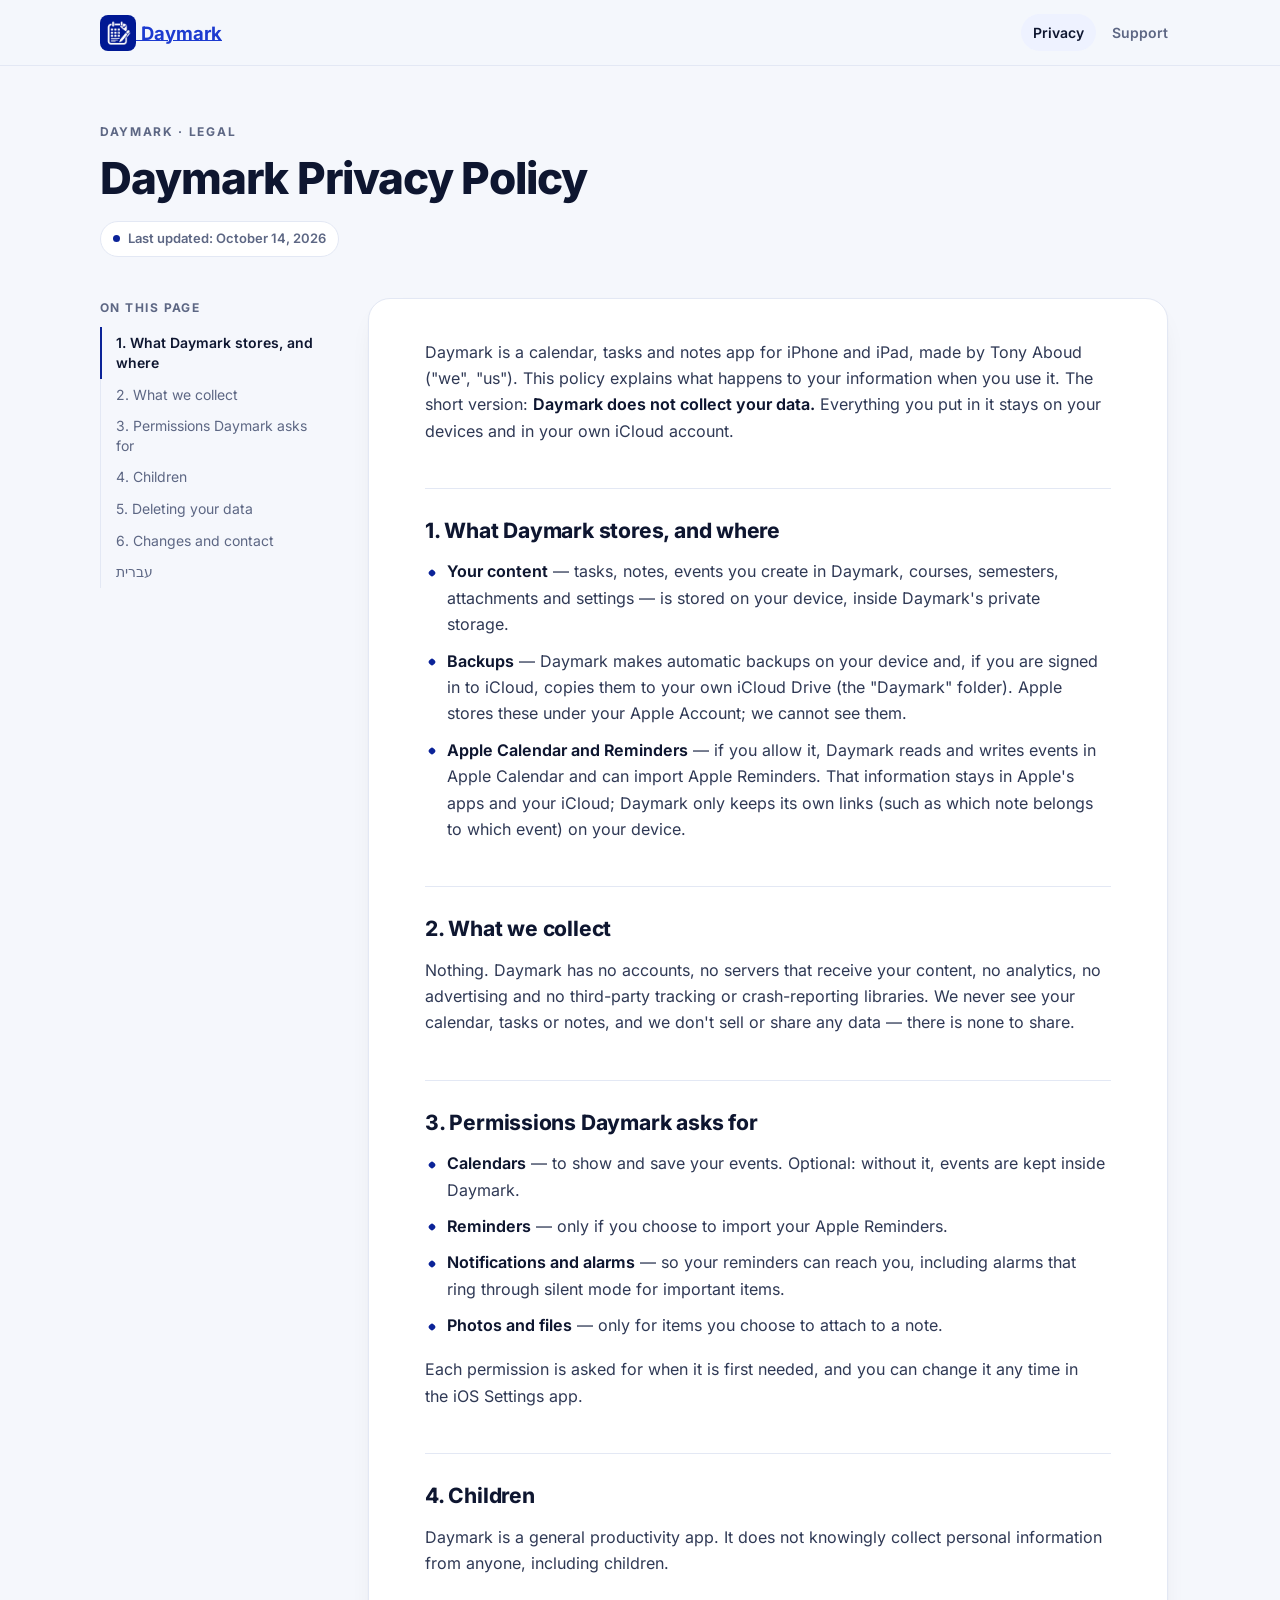
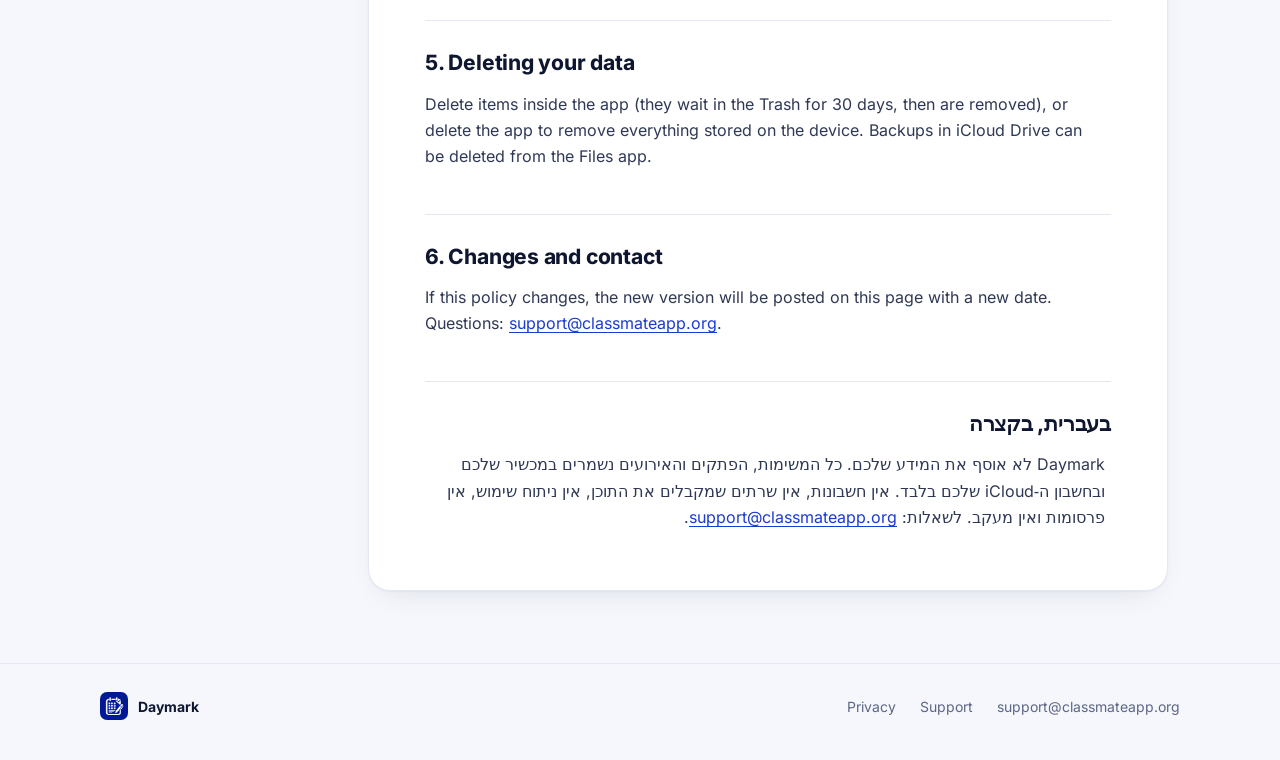
<file: daymark/privacy.html>
<!DOCTYPE html>
<html lang="en">
<head>
  <meta charset="utf-8">
  <meta name="viewport" content="width=device-width,initial-scale=1">
  <title>Daymark Privacy Policy</title>
  <meta name="description" content="Daymark does not collect your data. Everything stays on your devices and in your iCloud.">
  <meta name="theme-color" content="#f5f7fc" media="(prefers-color-scheme: light)">
  <meta name="theme-color" content="#080d1e" media="(prefers-color-scheme: dark)">
  <link rel="icon" href="icon.png">
  <link rel="apple-touch-icon" href="icon.png">
  <link rel="stylesheet" href="../site.css">
</head>
<body>
<header class="bar">
  <div class="bar-in">
    <a class="wordmark" href="support.html" aria-label="Daymark"><img src="icon.png" alt="" width="32" height="32" style="border-radius:8px;vertical-align:middle"> <strong style="font-size:1.15rem;vertical-align:middle">Daymark</strong></a>
    <nav aria-label="Daymark pages"><a href="privacy.html" aria-current="page">Privacy</a><a href="support.html">Support</a></nav>
  </div>
</header>
<main class="wrap">
  <div class="doc-head">
    <p class="eyebrow">Daymark · Legal</p>
    <h1>Daymark Privacy Policy</h1>
    <p class="stamp">Last updated: October 14, 2026</p>
  </div>
  <div class="layout">
    <aside class="toc" hidden><p>On this page</p></aside>
    <div>
      <details class="toc-m" hidden><summary>On this page</summary></details>
      <article>
<p>Daymark is a calendar, tasks and notes app for iPhone and iPad, made by Tony Aboud ("we", "us"). This policy explains what happens to your information when you use it. The short version: <strong>Daymark does not collect your data.</strong> Everything you put in it stays on your devices and in your own iCloud account.</p>

<h2>1. What Daymark stores, and where</h2>
<ul>
  <li><strong>Your content</strong> — tasks, notes, events you create in Daymark, courses, semesters, attachments and settings — is stored on your device, inside Daymark's private storage.</li>
  <li><strong>Backups</strong> — Daymark makes automatic backups on your device and, if you are signed in to iCloud, copies them to your own iCloud Drive (the "Daymark" folder). Apple stores these under your Apple Account; we cannot see them.</li>
  <li><strong>Apple Calendar and Reminders</strong> — if you allow it, Daymark reads and writes events in Apple Calendar and can import Apple Reminders. That information stays in Apple's apps and your iCloud; Daymark only keeps its own links (such as which note belongs to which event) on your device.</li>
</ul>

<h2>2. What we collect</h2>
<p>Nothing. Daymark has no accounts, no servers that receive your content, no analytics, no advertising and no third-party tracking or crash-reporting libraries. We never see your calendar, tasks or notes, and we don't sell or share any data — there is none to share.</p>

<h2>3. Permissions Daymark asks for</h2>
<ul>
  <li><strong>Calendars</strong> — to show and save your events. Optional: without it, events are kept inside Daymark.</li>
  <li><strong>Reminders</strong> — only if you choose to import your Apple Reminders.</li>
  <li><strong>Notifications and alarms</strong> — so your reminders can reach you, including alarms that ring through silent mode for important items.</li>
  <li><strong>Photos and files</strong> — only for items you choose to attach to a note.</li>
</ul>
<p>Each permission is asked for when it is first needed, and you can change it any time in the iOS Settings app.</p>

<h2>4. Children</h2>
<p>Daymark is a general productivity app. It does not knowingly collect personal information from anyone, including children.</p>

<h2>5. Deleting your data</h2>
<p>Delete items inside the app (they wait in the Trash for 30 days, then are removed), or delete the app to remove everything stored on the device. Backups in iCloud Drive can be deleted from the Files app.</p>

<h2>6. Changes and contact</h2>
<p>If this policy changes, the new version will be posted on this page with a new date. Questions: <a href="mailto:support@classmateapp.org">support@classmateapp.org</a>.</p>

<h2 lang="he" dir="rtl">בעברית, בקצרה</h2>
<p lang="he" dir="rtl">Daymark לא אוסף את המידע שלכם. כל המשימות, הפתקים והאירועים נשמרים במכשיר שלכם ובחשבון ה‑iCloud שלכם בלבד. אין חשבונות, אין שרתים שמקבלים את התוכן, אין ניתוח שימוש, אין פרסומות ואין מעקב. לשאלות: <a href="mailto:support@classmateapp.org">support@classmateapp.org</a>.</p>
      </article>
    </div>
  </div>
</main>
<footer class="foot">
  <div class="foot-in">
    <span class="foot-brand"><img src="icon.png" alt="" width="28" height="28" style="border-radius:7px">Daymark</span>
    <a href="privacy.html">Privacy</a>
    <a href="support.html">Support</a>
    <a href="mailto:support@classmateapp.org">support@classmateapp.org</a>
  </div>
</footer>
<script src="../site.js" defer></script>
</body>
</html>
</file>
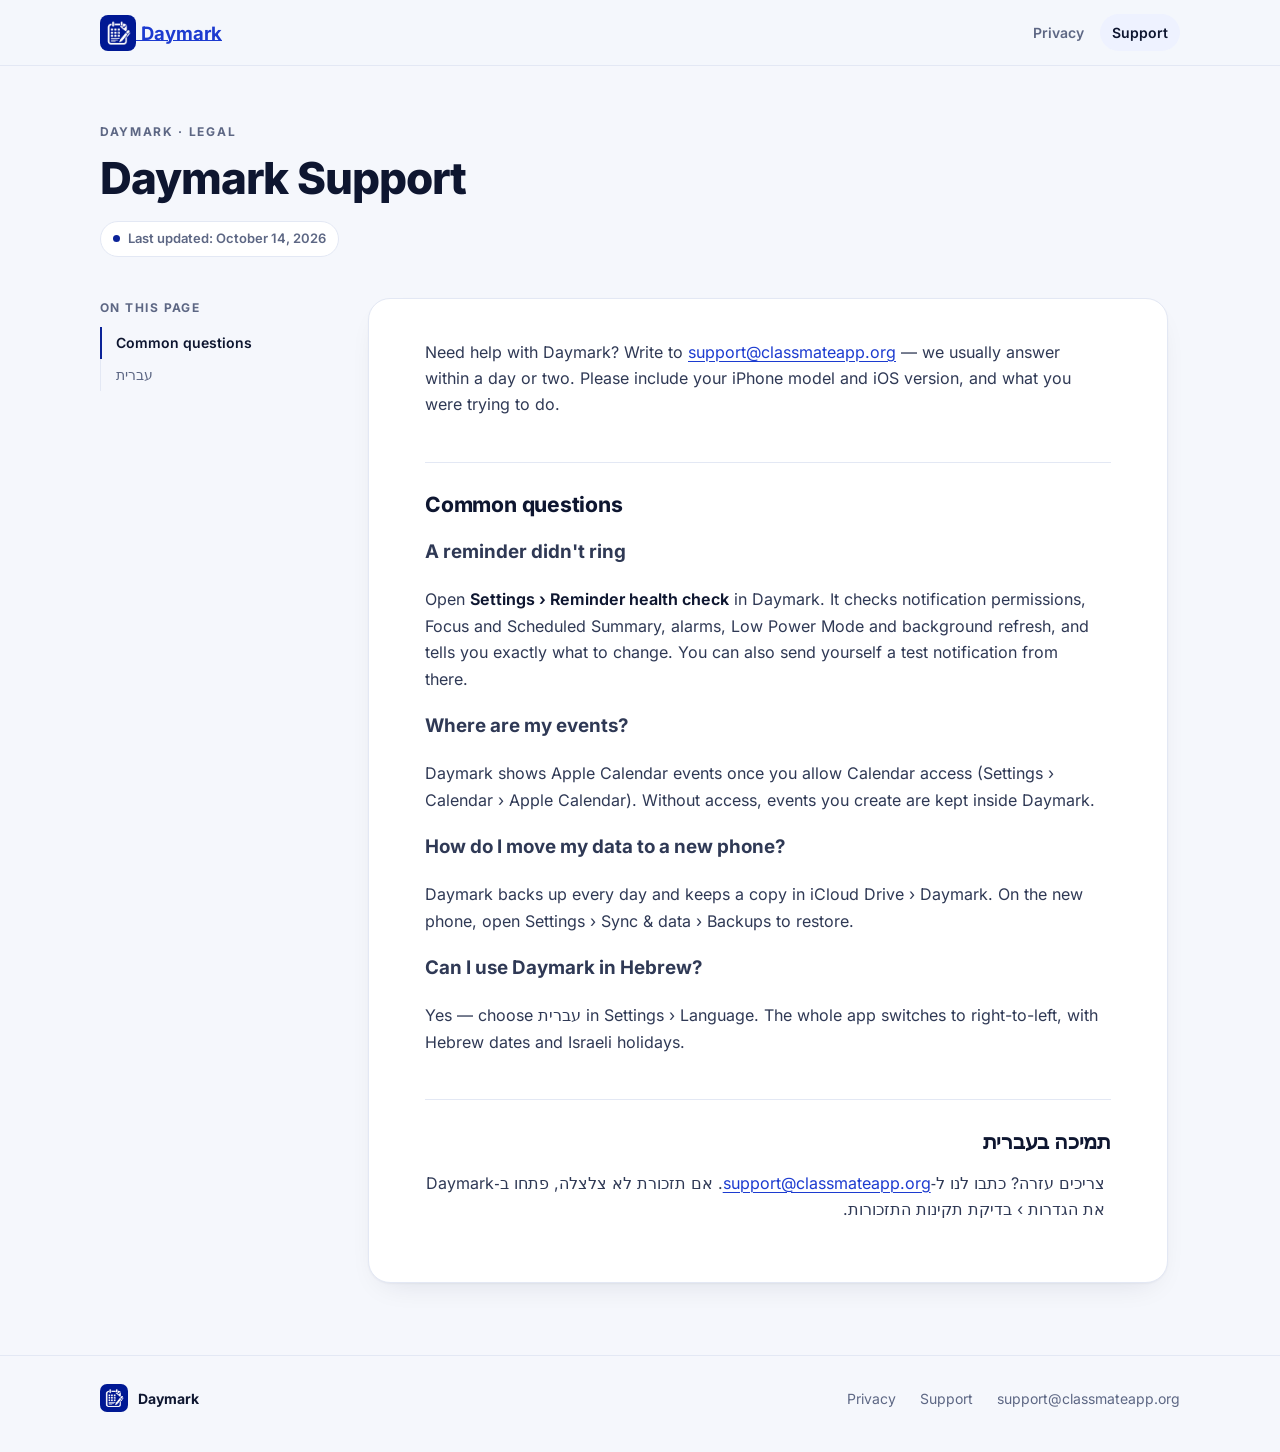
<file: daymark/support.html>
<!DOCTYPE html>
<html lang="en">
<head>
  <meta charset="utf-8">
  <meta name="viewport" content="width=device-width,initial-scale=1">
  <title>Daymark Support</title>
  <meta name="description" content="Help with Daymark — calendar, tasks and notes.">
  <meta name="theme-color" content="#f5f7fc" media="(prefers-color-scheme: light)">
  <meta name="theme-color" content="#080d1e" media="(prefers-color-scheme: dark)">
  <link rel="icon" href="icon.png">
  <link rel="apple-touch-icon" href="icon.png">
  <link rel="stylesheet" href="../site.css">
</head>
<body>
<header class="bar">
  <div class="bar-in">
    <a class="wordmark" href="support.html" aria-label="Daymark"><img src="icon.png" alt="" width="32" height="32" style="border-radius:8px;vertical-align:middle"> <strong style="font-size:1.15rem;vertical-align:middle">Daymark</strong></a>
    <nav aria-label="Daymark pages"><a href="privacy.html">Privacy</a><a href="support.html" aria-current="page">Support</a></nav>
  </div>
</header>
<main class="wrap">
  <div class="doc-head">
    <p class="eyebrow">Daymark · Legal</p>
    <h1>Daymark Support</h1>
    <p class="stamp">Last updated: October 14, 2026</p>
  </div>
  <div class="layout">
    <aside class="toc" hidden><p>On this page</p></aside>
    <div>
      <details class="toc-m" hidden><summary>On this page</summary></details>
      <article>
<p>Need help with Daymark? Write to <a href="mailto:support@classmateapp.org?subject=Daymark">support@classmateapp.org</a> — we usually answer within a day or two. Please include your iPhone model and iOS version, and what you were trying to do.</p>

<h2>Common questions</h2>
<h3>A reminder didn't ring</h3>
<p>Open <strong>Settings › Reminder health check</strong> in Daymark. It checks notification permissions, Focus and Scheduled Summary, alarms, Low Power Mode and background refresh, and tells you exactly what to change. You can also send yourself a test notification from there.</p>
<h3>Where are my events?</h3>
<p>Daymark shows Apple Calendar events once you allow Calendar access (Settings › Calendar › Apple Calendar). Without access, events you create are kept inside Daymark.</p>
<h3>How do I move my data to a new phone?</h3>
<p>Daymark backs up every day and keeps a copy in iCloud Drive › Daymark. On the new phone, open Settings › Sync &amp; data › Backups to restore.</p>
<h3>Can I use Daymark in Hebrew?</h3>
<p>Yes — choose עברית in Settings › Language. The whole app switches to right-to-left, with Hebrew dates and Israeli holidays.</p>

<h2 lang="he" dir="rtl">תמיכה בעברית</h2>
<p lang="he" dir="rtl">צריכים עזרה? כתבו לנו ל‑<a href="mailto:support@classmateapp.org?subject=Daymark">support@classmateapp.org</a>. אם תזכורת לא צלצלה, פתחו ב‑Daymark את הגדרות › בדיקת תקינות התזכורות.</p>
      </article>
    </div>
  </div>
</main>
<footer class="foot">
  <div class="foot-in">
    <span class="foot-brand"><img src="icon.png" alt="" width="28" height="28" style="border-radius:7px">Daymark</span>
    <a href="privacy.html">Privacy</a>
    <a href="support.html">Support</a>
    <a href="mailto:support@classmateapp.org">support@classmateapp.org</a>
  </div>
</footer>
<script src="../site.js" defer></script>
</body>
</html>
</file>
<file: site.css>
/* ClassMate legal pages. Inter is self-hosted (SIL OFL 1.1, see fonts/OFL-Inter.txt). */
@font-face {
  font-family: 'Inter';
  font-style: normal;
  font-display: swap;
  font-weight: 100 900;
  src: url('fonts/inter-latin-ext-wght-normal.woff2') format('woff2');
  unicode-range: U+0100-02BA,U+02BD-02C5,U+02C7-02CC,U+02CE-02D7,U+02DD-02FF,U+0304,U+0308,U+0329,U+1D00-1DBF,U+1E00-1E9F,U+1EF2-1EFF,U+2020,U+20A0-20AB,U+20AD-20C0,U+2113,U+2C60-2C7F,U+A720-A7FF;
}
@font-face {
  font-family: 'Inter';
  font-style: normal;
  font-display: swap;
  font-weight: 100 900;
  src: url('fonts/inter-latin-wght-normal.woff2') format('woff2');
  unicode-range: U+0000-00FF,U+0131,U+0152-0153,U+02BB-02BC,U+02C6,U+02DA,U+02DC,U+0304,U+0308,U+0329,U+2000-206F,U+20AC,U+2122,U+2191,U+2193,U+2212,U+2215,U+FEFF,U+FFFD;
}

:root {
  color-scheme: light dark;
  --paper: #f5f7fc;
  --surface: #ffffff;
  --ink: #0e1630;
  --body: #2f3955;
  --muted: #5d6784;
  --line: #e3e8f4;
  --brand: #0b2398;
  --brand-ink: #ffffff;
  --link: #1c3bd0;
  --tint: #eef2ff;
  --tint-line: #d5ddfb;
  --focus: #83b5fe;
  --shadow: 0 1px 2px rgba(14, 22, 48, .04), 0 12px 32px -16px rgba(14, 22, 48, .14);
}
@media (prefers-color-scheme: dark) {
  :root:not([data-theme="light"]) {
    --paper: #080d1e;
    --surface: #0f172e;
    --ink: #edf1fc;
    --body: #c3cbe0;
    --muted: #8e99b8;
    --line: #1f2a48;
    --brand: #83b5fe;
    --brand-ink: #071447;
    --link: #93bfff;
    --tint: #121f45;
    --tint-line: #24366c;
    --focus: #83b5fe;
    --shadow: 0 1px 2px rgba(0, 0, 0, .3), 0 16px 40px -18px rgba(0, 0, 0, .7);
  }
}
:root[data-theme="dark"] {
  --paper: #080d1e;
  --surface: #0f172e;
  --ink: #edf1fc;
  --body: #c3cbe0;
  --muted: #8e99b8;
  --line: #1f2a48;
  --brand: #83b5fe;
  --brand-ink: #071447;
  --link: #93bfff;
  --tint: #121f45;
  --tint-line: #24366c;
  --focus: #83b5fe;
  --shadow: 0 1px 2px rgba(0, 0, 0, .3), 0 16px 40px -18px rgba(0, 0, 0, .7);
}

* { box-sizing: border-box; }
html { -webkit-text-size-adjust: 100%; scroll-padding-top: 88px; }
body {
  margin: 0;
  background: var(--paper);
  color: var(--body);
  font: 16px/1.65 'Inter', -apple-system, BlinkMacSystemFont, 'Segoe UI', Helvetica, Arial, sans-serif;
  -webkit-font-smoothing: antialiased;
}
a { color: var(--link); text-underline-offset: 3px; text-decoration-thickness: 1px; }
a:hover { text-decoration-thickness: 2px; }
:focus-visible { outline: 3px solid var(--focus); outline-offset: 2px; border-radius: 6px; }
img { max-width: 100%; }

/* ── Top bar ── */
.bar {
  position: sticky; top: 0; z-index: 10;
  background: color-mix(in srgb, var(--paper) 82%, transparent);
  -webkit-backdrop-filter: saturate(180%) blur(18px);
  backdrop-filter: saturate(180%) blur(18px);
  border-bottom: 1px solid var(--line);
}
.bar-in {
  max-width: 1120px; margin: 0 auto; padding: 14px 20px;
  display: flex; align-items: center; justify-content: space-between; gap: 16px;
}
.wordmark { display: block; line-height: 0; }
.wordmark img { height: 36px; width: auto; }
.bar nav { display: flex; gap: 4px; flex-wrap: wrap; justify-content: flex-end; }
.bar nav a {
  color: var(--muted); text-decoration: none; font-size: 14px; font-weight: 600;
  padding: 7px 12px; border-radius: 999px;
}
.bar nav a:hover { color: var(--ink); background: var(--tint); }
.bar nav a[aria-current="page"] { color: var(--ink); background: var(--tint); }

/* ── Document ── */
.wrap { max-width: 1120px; margin: 0 auto; padding: 0 20px; }
.doc-head { padding: 56px 0 28px; max-width: 760px; }
.eyebrow {
  font-size: 12px; font-weight: 700; letter-spacing: .14em; text-transform: uppercase;
  color: var(--muted); margin: 0 0 12px;
}
.doc-head h1 {
  color: var(--ink); margin: 0; font-weight: 800;
  font-size: clamp(30px, 4.6vw, 44px); line-height: 1.12; letter-spacing: -.025em;
  text-wrap: balance;
}
.stamp {
  display: inline-flex; align-items: center; gap: 8px; margin-top: 18px;
  font-size: 13px; font-weight: 600; color: var(--muted);
  background: var(--surface); border: 1px solid var(--line);
  padding: 6px 12px; border-radius: 999px;
}
.stamp::before { content: ""; width: 7px; height: 7px; border-radius: 50%; background: var(--brand); }

.layout { display: grid; grid-template-columns: 220px minmax(0, 1fr); gap: 48px; align-items: start; padding-bottom: 72px; }
.toc { position: sticky; top: 92px; font-size: 14px; }
.toc p { margin: 0 0 10px; font-size: 12px; font-weight: 700; letter-spacing: .12em; text-transform: uppercase; color: var(--muted); }
.toc ol { list-style: none; margin: 0; padding: 0; border-left: 1px solid var(--line); }
.toc a {
  display: block; padding: 6px 0 6px 14px; margin-left: -1px;
  color: var(--muted); text-decoration: none; border-left: 2px solid transparent; line-height: 1.4;
}
.toc a:hover { color: var(--ink); }
.toc a.on { color: var(--ink); border-left-color: var(--brand); font-weight: 600; }
.toc-m { display: none; }

article {
  background: var(--surface); border: 1px solid var(--line); border-radius: 22px;
  box-shadow: var(--shadow); padding: 40px clamp(20px, 5vw, 56px) 44px; max-width: 800px;
}
article > :first-child { margin-top: 0; }
article p, article li { max-width: 68ch; }
article p { margin: 0 0 16px; }
article h2 {
  color: var(--ink); font-size: 21px; line-height: 1.3; letter-spacing: -.01em; font-weight: 750;
  margin: 44px 0 14px; padding-top: 28px; border-top: 1px solid var(--line);
  text-wrap: balance;
}
article h1 { color: var(--ink); font-size: 28px; letter-spacing: -.02em; line-height: 1.2; margin: 0 0 8px; }
article ul { margin: 0 0 18px; padding-left: 0; list-style: none; }
article li { position: relative; padding-left: 22px; margin: 0 0 10px; }
article li::before {
  content: ""; position: absolute; left: 4px; top: .72em;
  width: 6px; height: 6px; border-radius: 2px; background: var(--brand); transform: rotate(45deg);
}
article strong { color: var(--ink); font-weight: 650; }
article code {
  font: 600 13.5px/1 ui-monospace, SFMono-Regular, Menlo, monospace;
  background: var(--tint); border: 1px solid var(--tint-line); color: var(--ink);
  padding: 3px 7px; border-radius: 7px;
}
article .updated { display: none; } /* shown in the page header instead */
article hr { border: 0; border-top: 1px dashed var(--line); margin: 48px 0; }
.note {
  background: var(--tint); border: 1px solid var(--tint-line); color: var(--ink);
  border-radius: 16px; padding: 16px 18px; margin: 0 0 20px; max-width: 68ch;
}
[lang="he"] { direction: rtl; text-align: right; }
[lang="he"] li { padding-left: 0; padding-right: 22px; }
[lang="he"] li::before { left: auto; right: 4px; }
[lang="he"] .updated { display: block; color: var(--muted); font-size: 14px; }

/* ── Index cards ── */
.cards { display: grid; grid-template-columns: repeat(2, minmax(0, 1fr)); gap: 16px; padding-bottom: 72px; max-width: 880px; }
.card {
  display: flex; gap: 16px; align-items: flex-start; text-decoration: none; color: var(--body);
  background: var(--surface); border: 1px solid var(--line); border-radius: 22px; padding: 22px;
  box-shadow: var(--shadow); transition: transform .18s ease, border-color .18s ease;
}
.card:hover { transform: translateY(-2px); border-color: var(--tint-line); }
.card .ic {
  flex: none; width: 44px; height: 44px; border-radius: 14px; display: grid; place-items: center;
  background: var(--tint); color: var(--brand);
}
.card .ic svg { width: 22px; height: 22px; }
.card b { display: block; color: var(--ink); font-size: 17px; margin-bottom: 4px; letter-spacing: -.01em; }
.card span { font-size: 14.5px; color: var(--muted); line-height: 1.5; }

/* ── Footer ── */
footer.foot { border-top: 1px solid var(--line); }
.foot-in {
  max-width: 1120px; margin: 0 auto; padding: 28px 20px 40px;
  display: flex; flex-wrap: wrap; align-items: center; gap: 14px 24px; font-size: 14px; color: var(--muted);
}
.foot-brand { display: flex; align-items: center; gap: 10px; color: var(--ink); font-weight: 700; margin-right: auto; }
.foot-brand img { width: 28px; height: 28px; border-radius: 7px; }
.foot a { color: var(--muted); text-decoration: none; }
.foot a:hover { color: var(--ink); }

/* Light/dark logo swap */
.on-dark { display: none !important; }
@media (prefers-color-scheme: dark) {
  :root:not([data-theme="light"]) .on-light { display: none !important; }
  :root:not([data-theme="light"]) .on-dark { display: block !important; }
}
:root[data-theme="dark"] .on-light { display: none !important; }
:root[data-theme="dark"] .on-dark { display: block !important; }

@media (max-width: 900px) {
  .layout { grid-template-columns: minmax(0, 1fr); gap: 16px; }
  .toc { display: none; }
  .toc-m {
    display: block; background: var(--surface); border: 1px solid var(--line); border-radius: 16px;
    padding: 2px 16px; font-size: 15px; margin-bottom: 12px;
  }
  .toc-m summary { cursor: pointer; padding: 12px 0; font-weight: 650; color: var(--ink); }
  .toc-m ol { margin: 0 0 12px; padding-left: 20px; }
  .toc-m li { padding: 4px 0; }
  .toc-m a { color: var(--body); text-decoration: none; }
}
@media (max-width: 640px) {
  .bar-in { padding: 12px 16px; }
  .wordmark img { height: 30px; }
  .bar nav a { padding: 6px 9px; font-size: 13px; }
  .wrap { padding: 0 16px; }
  .doc-head { padding: 36px 0 22px; }
  article { border-radius: 18px; padding: 26px 18px 30px; }
  .cards { grid-template-columns: minmax(0, 1fr); }
  .foot-in { padding: 24px 16px 32px; }
}
@media (prefers-reduced-motion: reduce) { * { transition: none !important; scroll-behavior: auto !important; } }
@media print {
  .bar, .toc, .toc-m, footer.foot { display: none; }
  body { background: #fff; color: #000; }
  article { border: 0; box-shadow: none; padding: 0; }
}
.toc[hidden], .toc-m[hidden] { display: none !important; }
</file>
